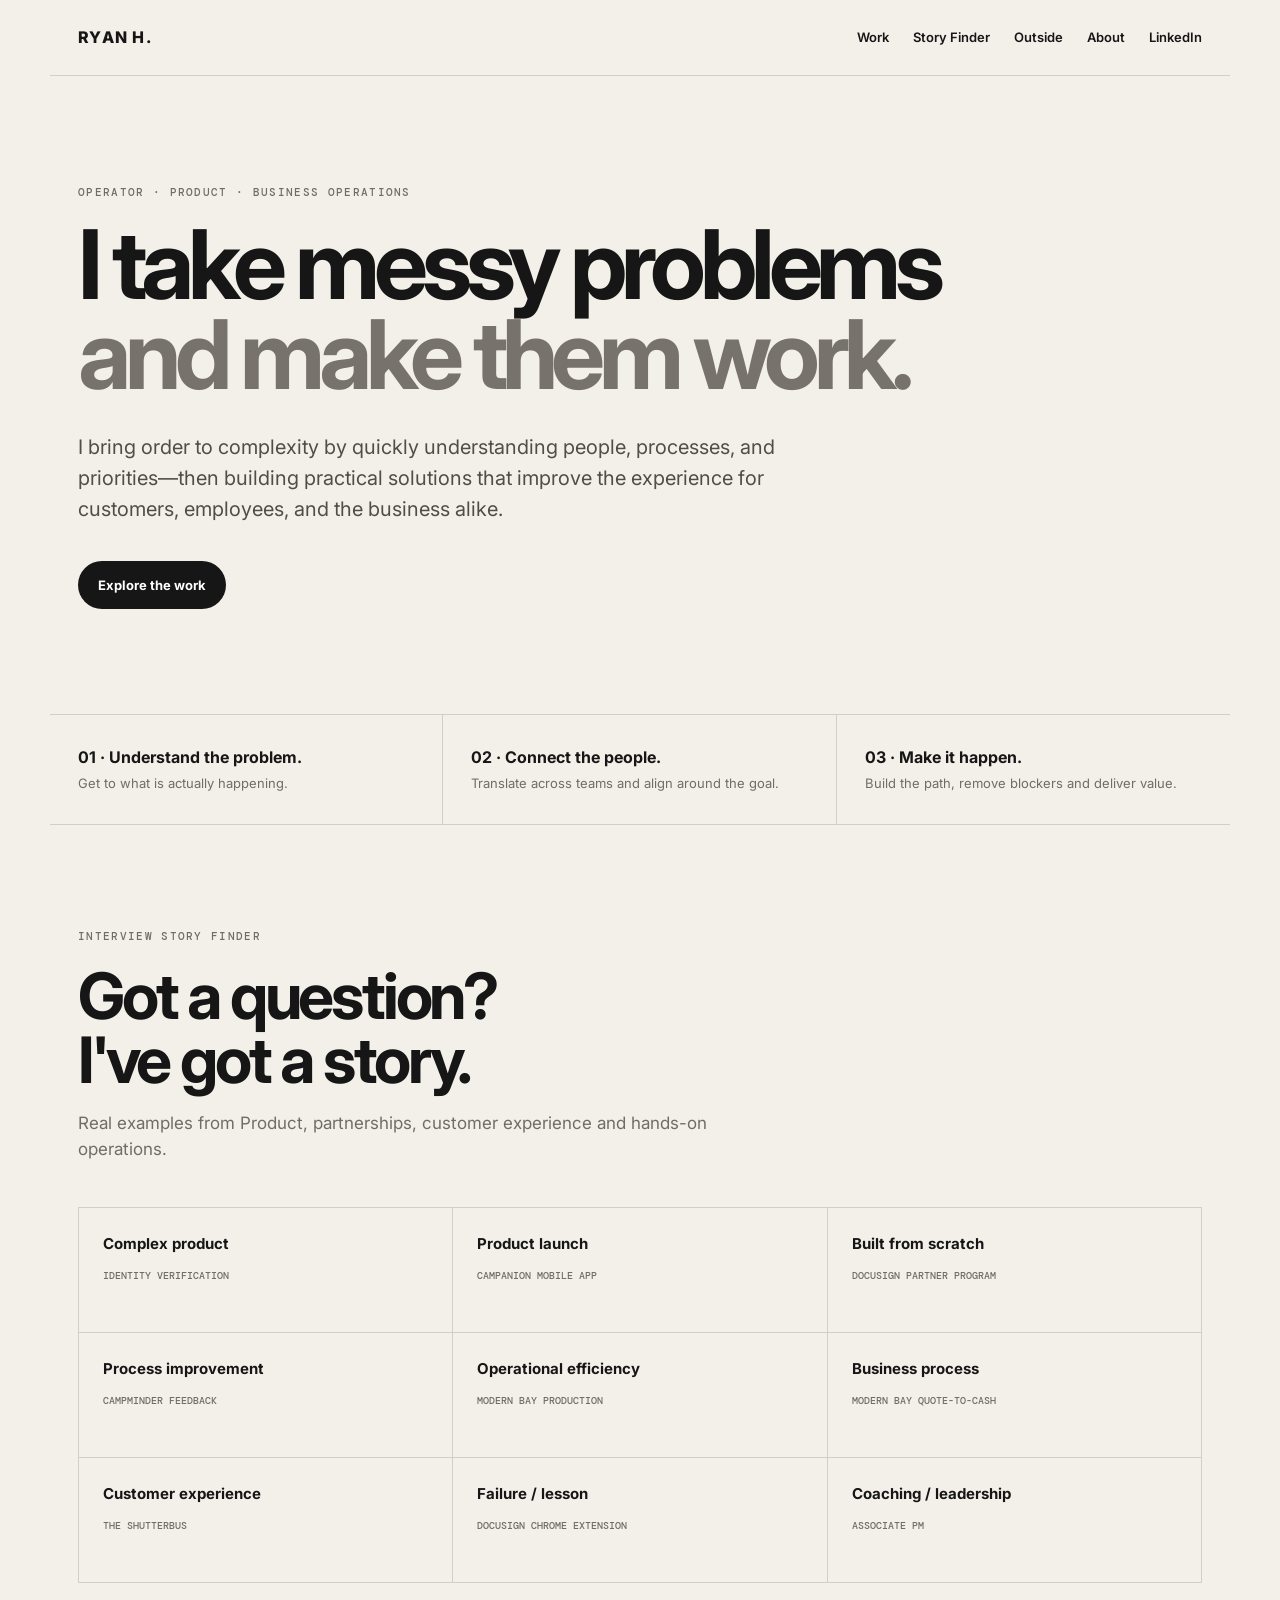
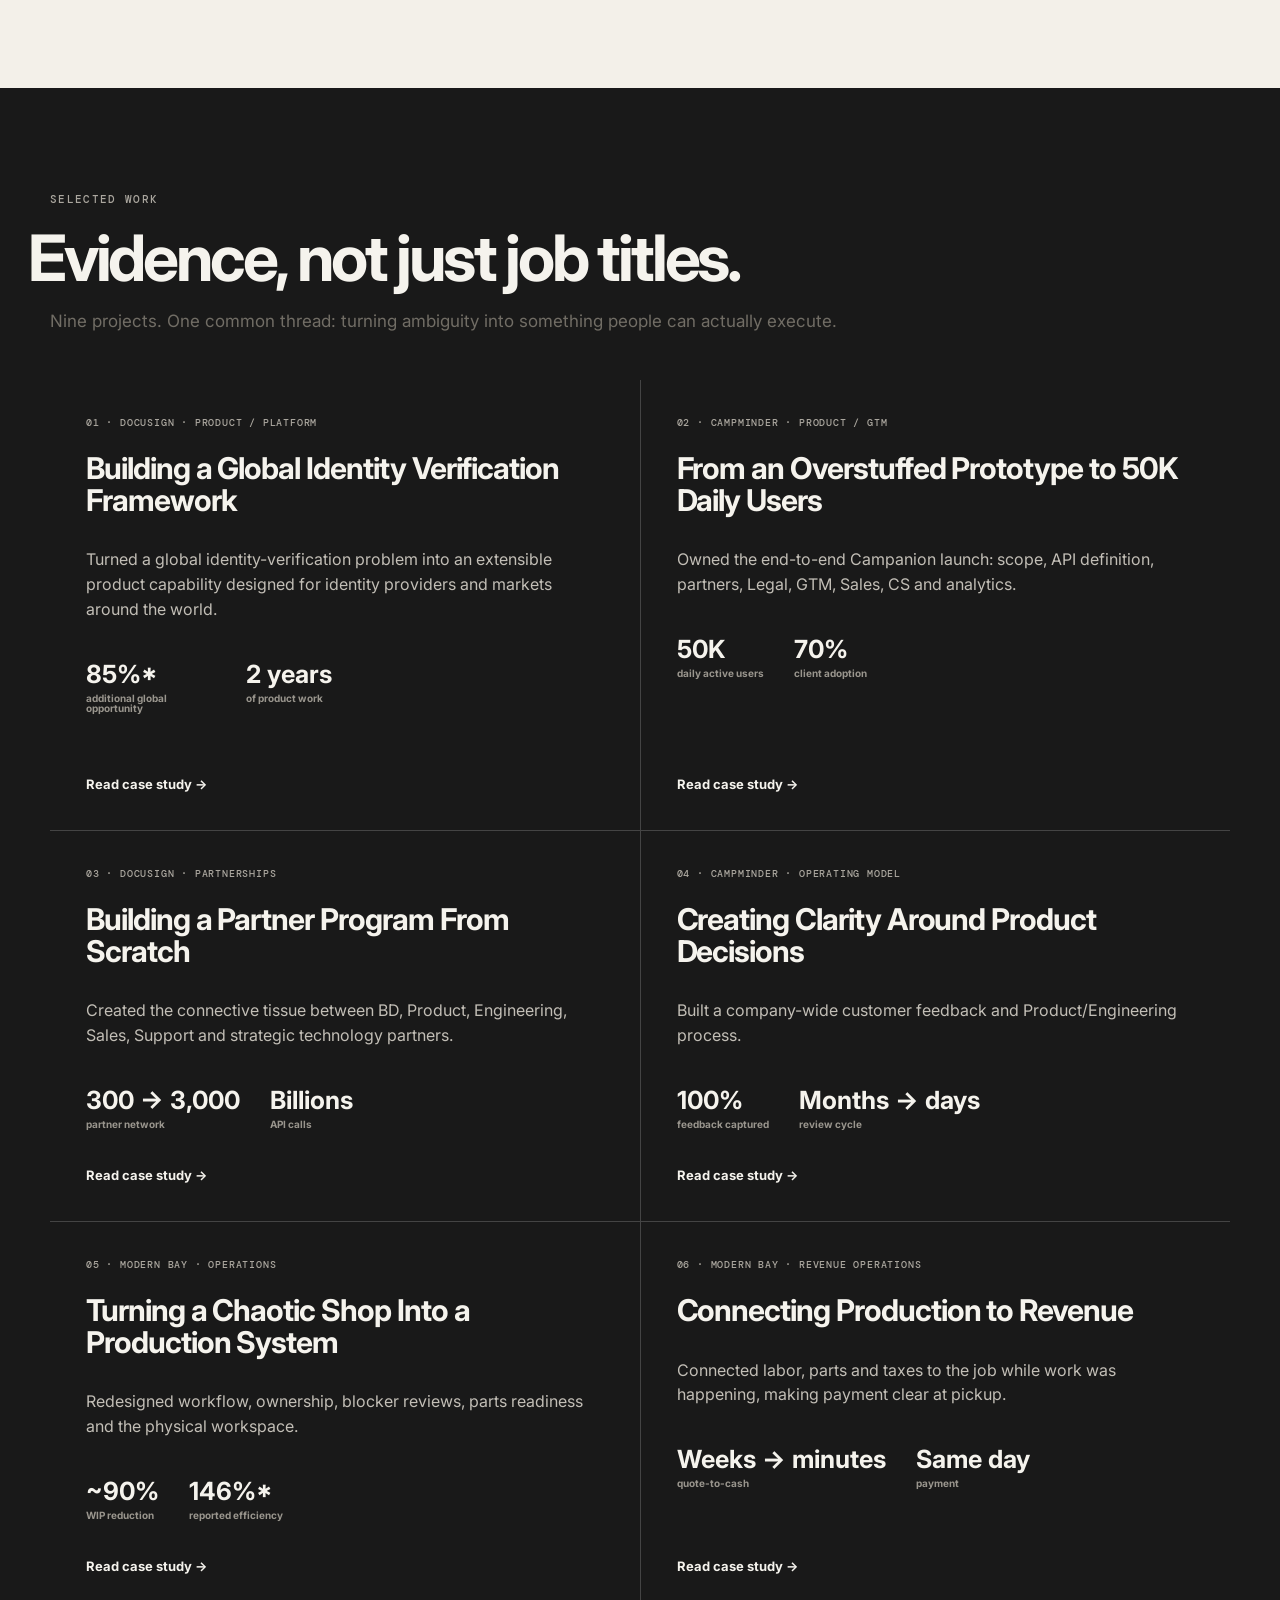
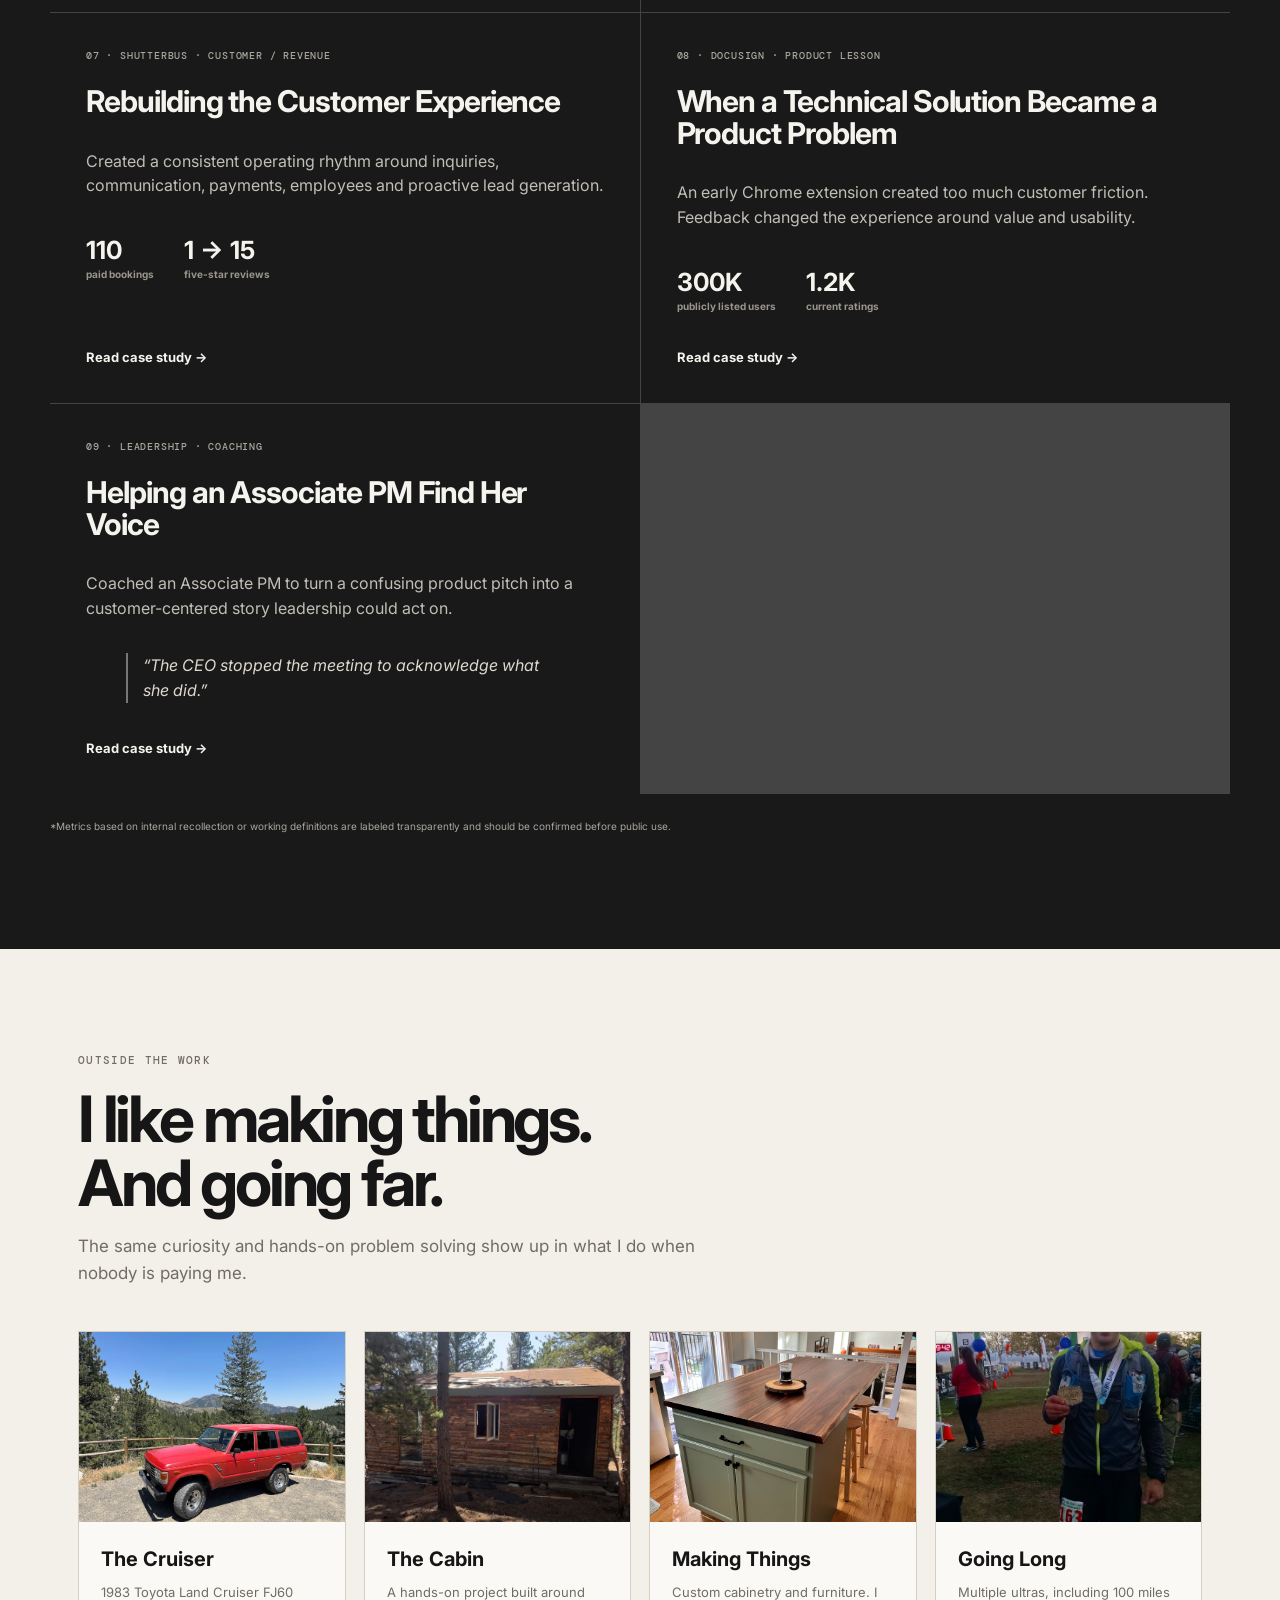
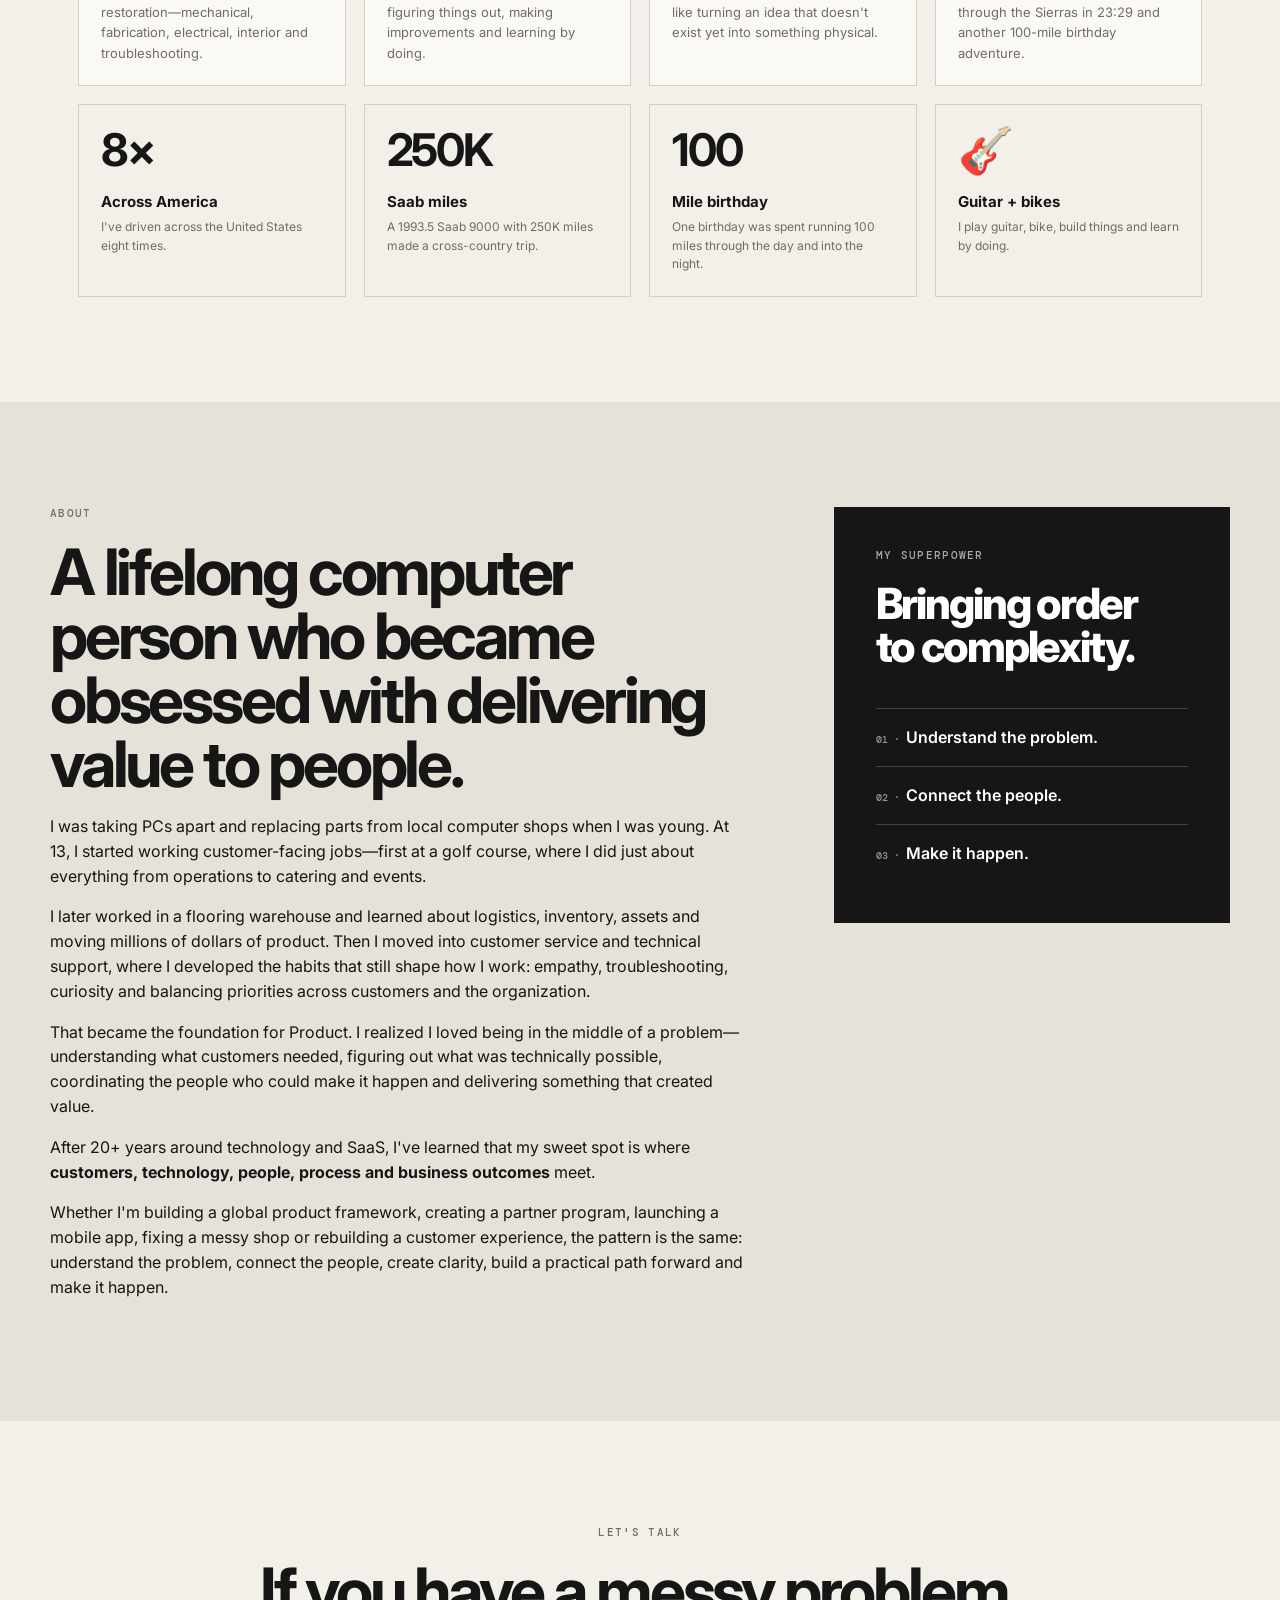
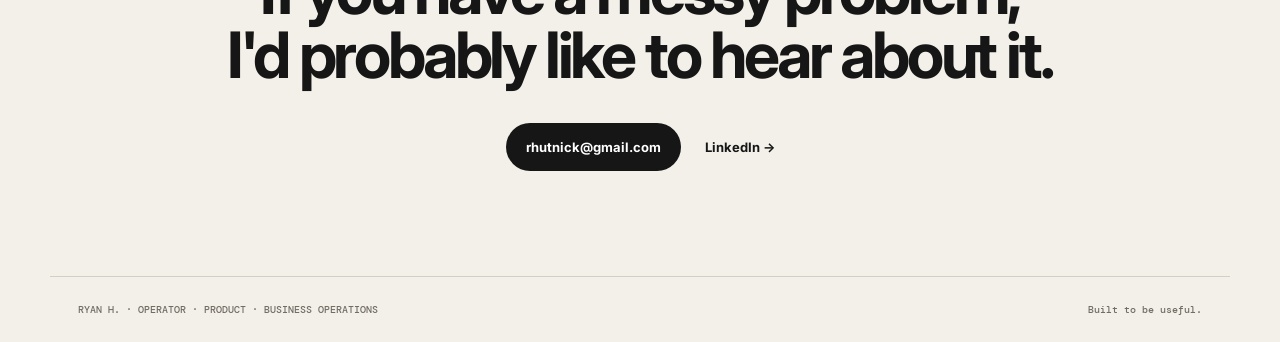
<file: index.html>
<!doctype html><html lang="en"><head><meta charset="utf-8"><meta name="viewport" content="width=device-width,initial-scale=1">
<title>Ryan H. — Operator · Product · Business Operations</title><meta name="description" content="Ryan H. — bringing order to complexity across Product, Operations, technology and customers."><link rel="stylesheet" href="assets/styles.css"></head><body>
<header><a class="brand" href="index.html">RYAN H.</a><nav><a href="#work">Work</a><a href="#finder">Story Finder</a><a href="#outside">Outside</a><a href="#about">About</a><a href="https://www.linkedin.com/in/ryanhutnick/">LinkedIn</a></nav></header>
<main><section class="hero"><div class="eyebrow">OPERATOR · PRODUCT · BUSINESS OPERATIONS</div><h1>I take messy problems<br><em>and make them work.</em></h1><p>I bring order to complexity by quickly understanding people, processes, and priorities—then building practical solutions that improve the experience for customers, employees, and the business alike.</p><div class="actions"><a class="button" href="#work">Explore the work</a></div></section>
<section class="triad"><div><b>01 · Understand the problem.</b><span>Get to what is actually happening.</span></div><div><b>02 · Connect the people.</b><span>Translate across teams and align around the goal.</span></div><div><b>03 · Make it happen.</b><span>Build the path, remove blockers and deliver value.</span></div></section>
<section id="finder" class="section"><div class="eyebrow">INTERVIEW STORY FINDER</div><h2>Got a question?<br>I've got a story.</h2><p class="intro">Real examples from Product, partnerships, customer experience and hands-on operations.</p><div class="grid">
<a href="case-identity.html"><b>Complex product</b><span>Identity Verification</span></a><a href="case-campanion.html"><b>Product launch</b><span>Campanion mobile app</span></a><a href="case-partner.html"><b>Built from scratch</b><span>DocuSign Partner Program</span></a><a href="case-feedback.html"><b>Process improvement</b><span>CampMinder Feedback</span></a><a href="case-production.html"><b>Operational efficiency</b><span>Modern Bay Production</span></a><a href="case-quotetocash.html"><b>Business process</b><span>Modern Bay Quote-to-Cash</span></a><a href="case-shutterbus.html"><b>Customer experience</b><span>The ShutterBus</span></a><a href="case-extension.html"><b>Failure / lesson</b><span>DocuSign Chrome Extension</span></a><a href="case-coaching.html"><b>Coaching / leadership</b><span>Associate PM</span></a></div></section>
<section id="work" class="section dark"><div class="eyebrow">SELECTED WORK</div><h2>Evidence, not just job titles.</h2><p class="intro">Nine projects. One common thread: turning ambiguity into something people can actually execute.</p><div class="work">
<article class="featured"><label>01 · DOCUSIGN · PRODUCT / PLATFORM</label><h3>Building a Global Identity Verification Framework</h3><p>Turned a global identity-verification problem into an extensible product capability designed for identity providers and markets around the world.</p><div class="stats"><strong>85%*<small>additional global opportunity</small></strong><strong>2 years<small>of product work</small></strong></div><a href="case-identity.html">Read case study →</a></article>
<article class="featured"><label>02 · CAMPMINDER · PRODUCT / GTM</label><h3>From an Overstuffed Prototype to 50K Daily Users</h3><p>Owned the end-to-end Campanion launch: scope, API definition, partners, Legal, GTM, Sales, CS and analytics.</p><div class="stats"><strong>50K<small>daily active users</small></strong><strong>70%<small>client adoption</small></strong></div><a href="case-campanion.html">Read case study →</a></article>
<article><label>03 · DOCUSIGN · PARTNERSHIPS</label><h3>Building a Partner Program From Scratch</h3><p>Created the connective tissue between BD, Product, Engineering, Sales, Support and strategic technology partners.</p><div class="stats"><strong>300 → 3,000<small>partner network</small></strong><strong>Billions<small>API calls</small></strong></div><a href="case-partner.html">Read case study →</a></article>
<article><label>04 · CAMPMINDER · OPERATING MODEL</label><h3>Creating Clarity Around Product Decisions</h3><p>Built a company-wide customer feedback and Product/Engineering process.</p><div class="stats"><strong>100%<small>feedback captured</small></strong><strong>Months → days<small>review cycle</small></strong></div><a href="case-feedback.html">Read case study →</a></article>
<article><label>05 · MODERN BAY · OPERATIONS</label><h3>Turning a Chaotic Shop Into a Production System</h3><p>Redesigned workflow, ownership, blocker reviews, parts readiness and the physical workspace.</p><div class="stats"><strong>~90%<small>WIP reduction</small></strong><strong>146%*<small>reported efficiency</small></strong></div><a href="case-production.html">Read case study →</a></article>
<article><label>06 · MODERN BAY · REVENUE OPERATIONS</label><h3>Connecting Production to Revenue</h3><p>Connected labor, parts and taxes to the job while work was happening, making payment clear at pickup.</p><div class="stats"><strong>Weeks → minutes<small>quote-to-cash</small></strong><strong>Same day<small>payment</small></strong></div><a href="case-quotetocash.html">Read case study →</a></article>
<article><label>07 · SHUTTERBUS · CUSTOMER / REVENUE</label><h3>Rebuilding the Customer Experience</h3><p>Created a consistent operating rhythm around inquiries, communication, payments, employees and proactive lead generation.</p><div class="stats"><strong>110<small>paid bookings</small></strong><strong>1 → 15<small>five-star reviews</small></strong></div><a href="case-shutterbus.html">Read case study →</a></article>
<article><label>08 · DOCUSIGN · PRODUCT LESSON</label><h3>When a Technical Solution Became a Product Problem</h3><p>An early Chrome extension created too much customer friction. Feedback changed the experience around value and usability.</p><div class="stats"><strong>300K<small>publicly listed users</small></strong><strong>1.2K<small>current ratings</small></strong></div><a href="case-extension.html">Read case study →</a></article>
<article><label>09 · LEADERSHIP · COACHING</label><h3>Helping an Associate PM Find Her Voice</h3><p>Coached an Associate PM to turn a confusing product pitch into a customer-centered story leadership could act on.</p><blockquote>“The CEO stopped the meeting to acknowledge what she did.”</blockquote><a href="case-coaching.html">Read case study →</a></article></div><p class="note">*Metrics based on internal recollection or working definitions are labeled transparently and should be confirmed before public use.</p></section>
<section id="outside" class="section"><div class="eyebrow">OUTSIDE THE WORK</div><h2>I like making things.<br>And going far.</h2><p class="intro">The same curiosity and hands-on problem solving show up in what I do when nobody is paying me.</p><div class="personal">
<div class="personal-card"><div class="photo"><img src="assets/images/cruiser.jpg" alt="1983 Toyota Land Cruiser FJ60"></div><h3>The Cruiser</h3><p>1983 Toyota Land Cruiser FJ60 restoration—mechanical, fabrication, electrical, interior and troubleshooting.</p></div>
<div class="personal-card"><div class="photo"><img src="assets/images/cabin.jpg" alt="Cabin project"></div><h3>The Cabin</h3><p>A hands-on project built around figuring things out, making improvements and learning by doing.</p></div>
<div class="personal-card"><div class="photo"><img src="assets/images/woodworking.jpg" alt="Custom cabinetry and furniture"></div><h3>Making Things</h3><p>Custom cabinetry and furniture. I like turning an idea that doesn't exist yet into something physical.</p></div>
<div class="personal-card"><div class="photo"><img src="assets/images/running.jpg" alt="Ultrarunning"></div><h3>Going Long</h3><p>Multiple ultras, including 100 miles through the Sierras in 23:29 and another 100-mile birthday adventure.</p></div></div>
<div class="facts"><div><strong>8×</strong><b>Across America</b><span>I've driven across the United States eight times.</span></div><div><strong>250K</strong><b>Saab miles</b><span>A 1993.5 Saab 9000 with 250K miles made a cross-country trip.</span></div><div><strong>100</strong><b>Mile birthday</b><span>One birthday was spent running 100 miles through the day and into the night.</span></div><div><strong>🎸</strong><b>Guitar + bikes</b><span>I play guitar, bike, build things and learn by doing.</span></div></div></section>
<section id="about" class="about"><div><div class="eyebrow">ABOUT</div><h2>A lifelong computer person who became obsessed with delivering value to people.</h2><p>I was taking PCs apart and replacing parts from local computer shops when I was young. At 13, I started working customer-facing jobs—first at a golf course, where I did just about everything from operations to catering and events.</p><p>I later worked in a flooring warehouse and learned about logistics, inventory, assets and moving millions of dollars of product. Then I moved into customer service and technical support, where I developed the habits that still shape how I work: empathy, troubleshooting, curiosity and balancing priorities across customers and the organization.</p><p>That became the foundation for Product. I realized I loved being in the middle of a problem—understanding what customers needed, figuring out what was technically possible, coordinating the people who could make it happen and delivering something that created value.</p><p>After 20+ years around technology and SaaS, I've learned that my sweet spot is where <b>customers, technology, people, process and business outcomes</b> meet.</p><p>Whether I'm building a global product framework, creating a partner program, launching a mobile app, fixing a messy shop or rebuilding a customer experience, the pattern is the same: understand the problem, connect the people, create clarity, build a practical path forward and make it happen.</p></div><aside><div class="eyebrow">MY SUPERPOWER</div><div class="super">Bringing order<br>to complexity.</div><ol><li>Understand the problem.</li><li>Connect the people.</li><li>Make it happen.</li></ol></aside></section>
<section class="section contact"><div class="eyebrow">LET'S TALK</div><h2>If you have a messy problem,<br>I'd probably like to hear about it.</h2><div class="actions"><a class="button" href="mailto:rhutnick@gmail.com">rhutnick@gmail.com</a><a class="link" href="https://www.linkedin.com/in/ryanhutnick/" target="_blank">LinkedIn →</a></div></section></main>
<footer><span>RYAN H. · OPERATOR · PRODUCT · BUSINESS OPERATIONS</span><span>Built to be useful.</span></footer></body></html>
</file>
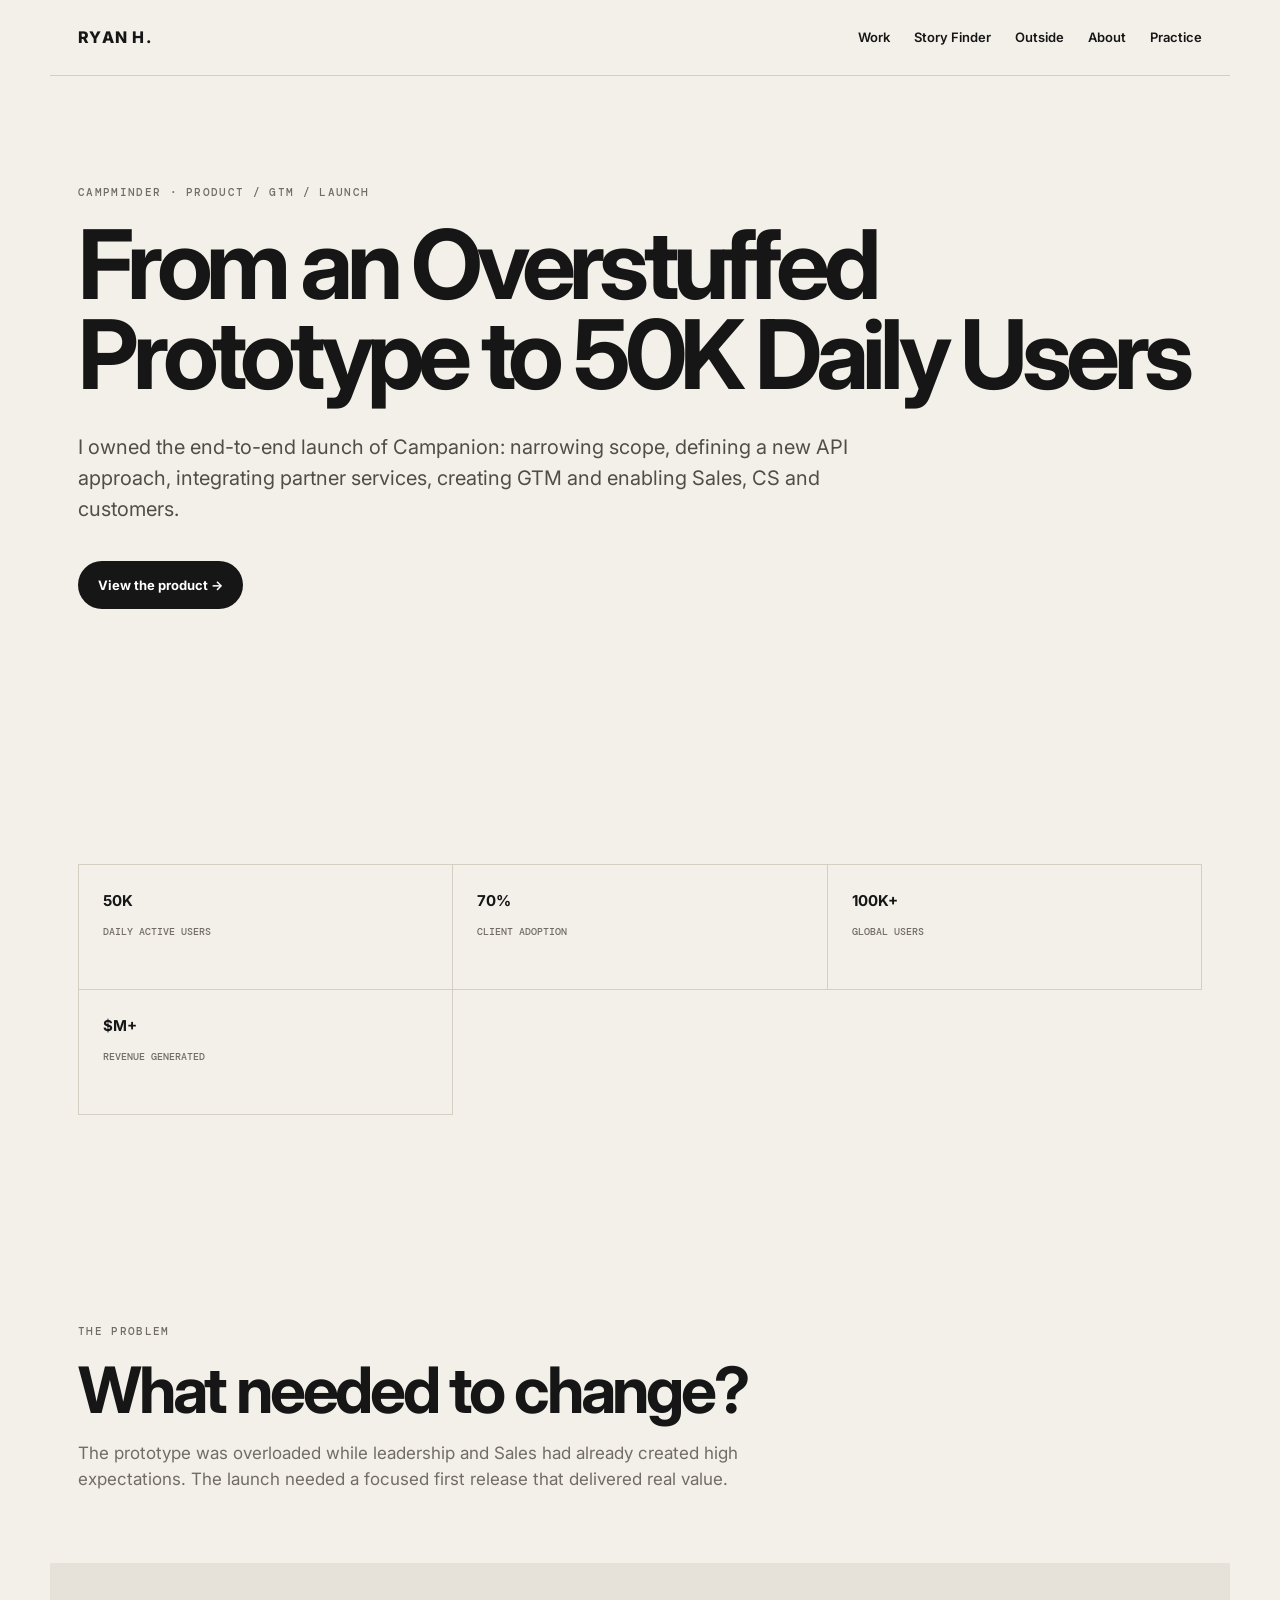
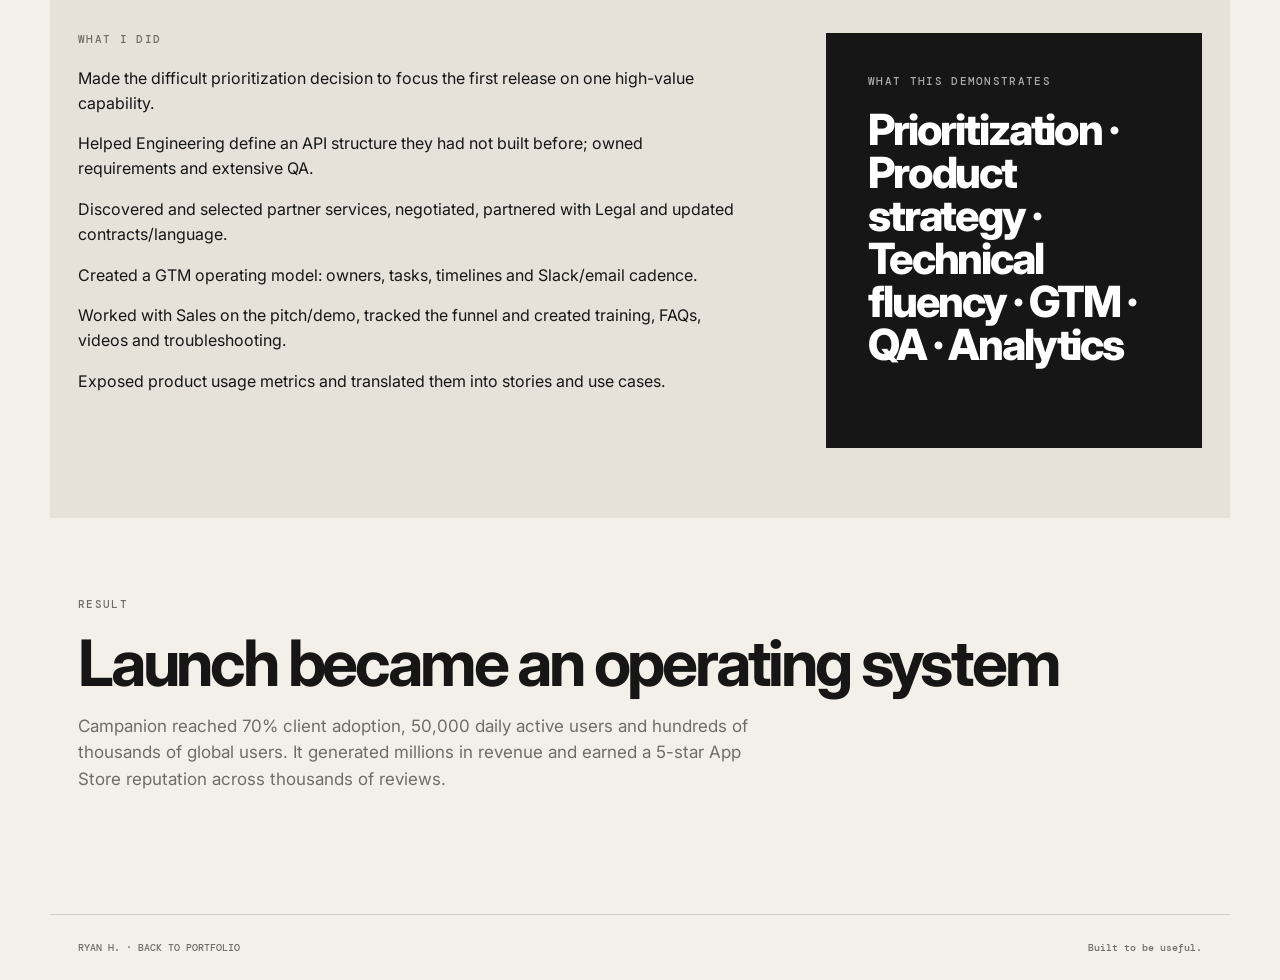
<file: case-campanion.html>
<!doctype html><html lang="en"><head><meta charset="utf-8"><meta name="viewport" content="width=device-width,initial-scale=1"><title>From an Overstuffed Prototype to 50K Daily Users — Ryan H.</title><link rel="stylesheet" href="assets/styles.css"></head><body>
<header><a class="brand" href="index.html">RYAN H.</a><nav><a href="index.html#work">Work</a><a href="index.html#finder">Story Finder</a><a href="index.html#outside">Outside</a><a href="index.html#about">About</a><a href="practice.html">Practice</a></nav></header><main>
<section class="hero"><div class="eyebrow">CAMPMINDER · PRODUCT / GTM / LAUNCH</div><h1>From an Overstuffed Prototype to 50K Daily Users</h1><p>I owned the end-to-end launch of Campanion: narrowing scope, defining a new API approach, integrating partner services, creating GTM and enabling Sales, CS and customers.</p><div class="actions"><a class="button" href="https://apps.apple.com/us/app/campanion/id1457911692" target="_blank" rel="noopener">View the product →</a></div></section>
<section class="section"><div class="grid"><a><b>50K</b><span>daily active users</span></a><a><b>70%</b><span>client adoption</span></a><a><b>100K+</b><span>global users</span></a><a><b>$M+</b><span>revenue generated</span></a></div></section>
<section class="section"><div class="eyebrow">THE PROBLEM</div><h2>What needed to change?</h2><p class="intro">The prototype was overloaded while leadership and Sales had already created high expectations. The launch needed a focused first release that delivered real value.</p>
<div class="about" style="margin:70px -28px 0;max-width:none;padding-top:70px;padding-bottom:70px"><div><div class="eyebrow">WHAT I DID</div><p>Made the difficult prioritization decision to focus the first release on one high-value capability.</p><p>Helped Engineering define an API structure they had not built before; owned requirements and extensive QA.</p><p>Discovered and selected partner services, negotiated, partnered with Legal and updated contracts/language.</p><p>Created a GTM operating model: owners, tasks, timelines and Slack/email cadence.</p><p>Worked with Sales on the pitch/demo, tracked the funnel and created training, FAQs, videos and troubleshooting.</p><p>Exposed product usage metrics and translated them into stories and use cases.</p></div><aside><div class="eyebrow">WHAT THIS DEMONSTRATES</div><div class="super">Prioritization · Product strategy · Technical fluency · GTM · QA · Analytics</div></aside></div>
<div style="margin-top:80px"><div class="eyebrow">RESULT</div><h2>Launch became an operating system</h2><p class="intro">Campanion reached 70% client adoption, 50,000 daily active users and hundreds of thousands of global users. It generated millions in revenue and earned a 5-star App Store reputation across thousands of reviews.</p></div></section></main>
<footer><span>RYAN H. · <a href="index.html">BACK TO PORTFOLIO</a></span><span>Built to be useful.</span></footer></body></html>
</file>
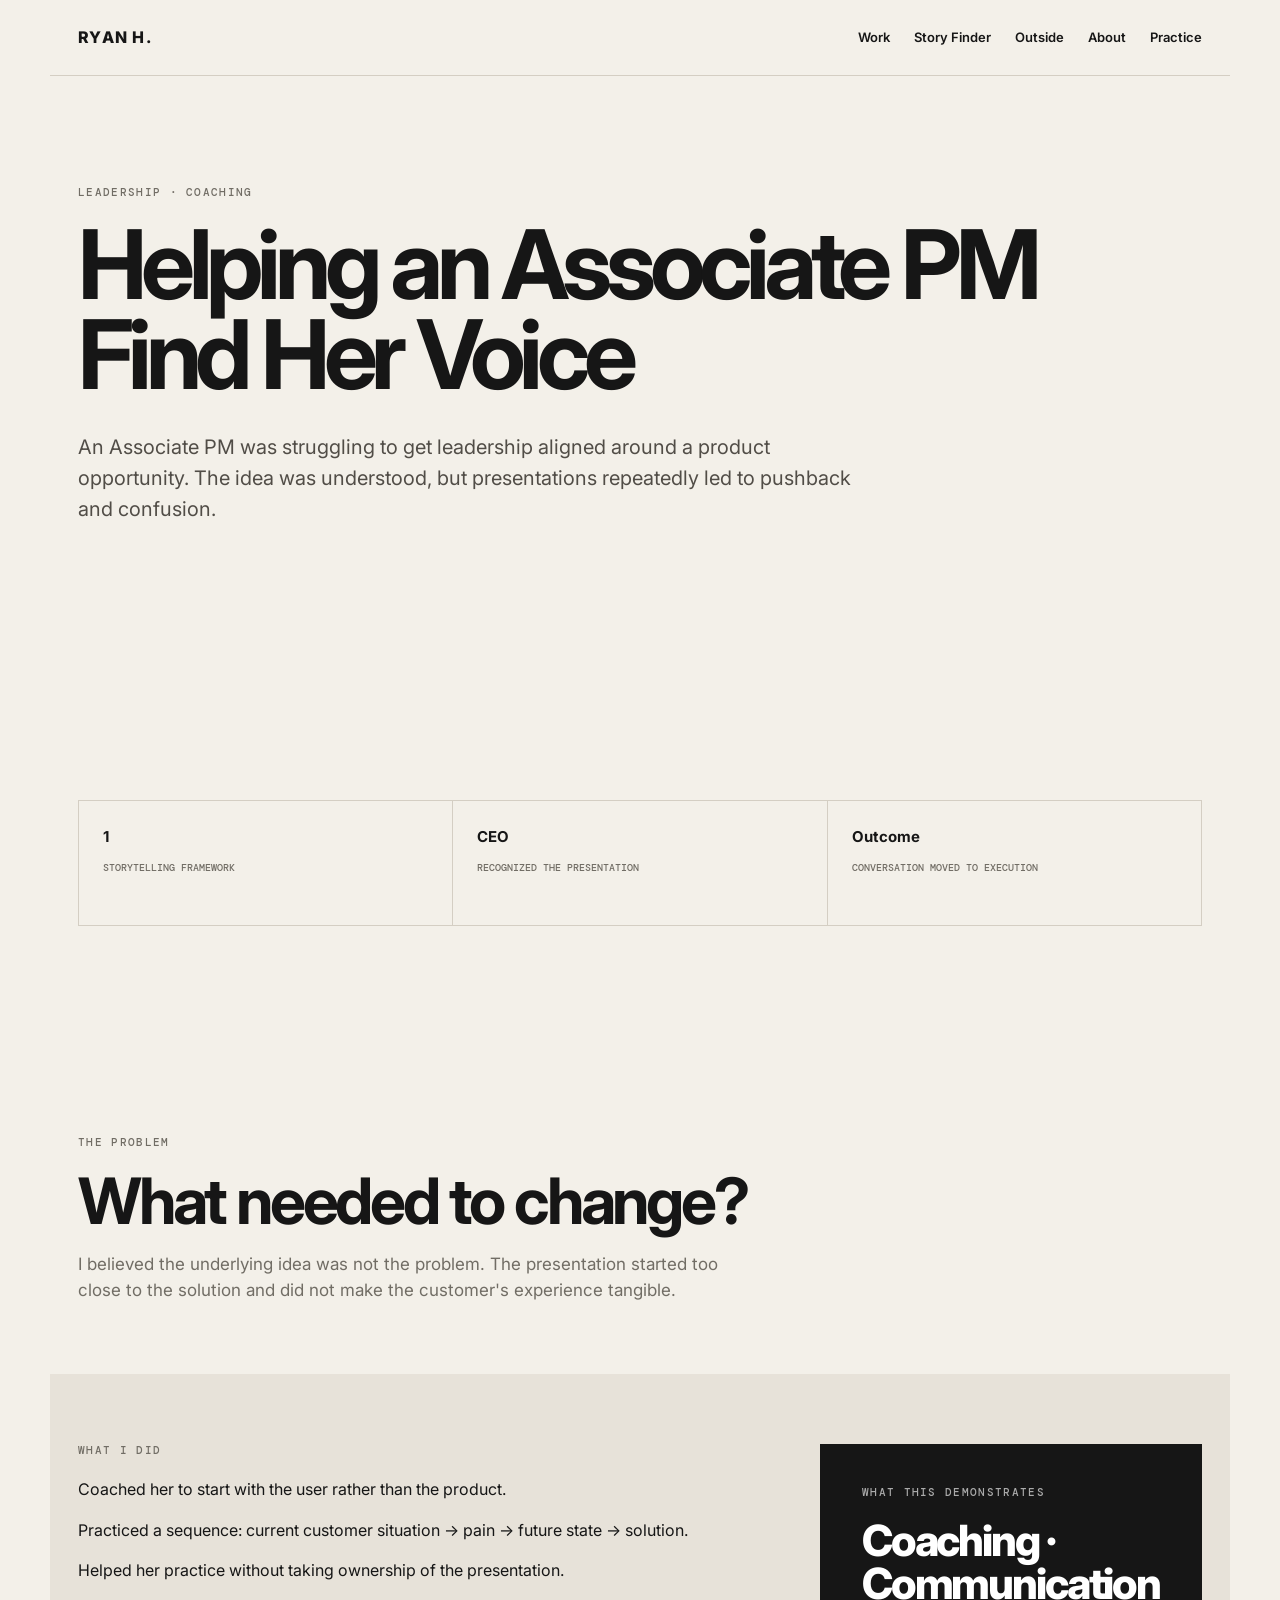
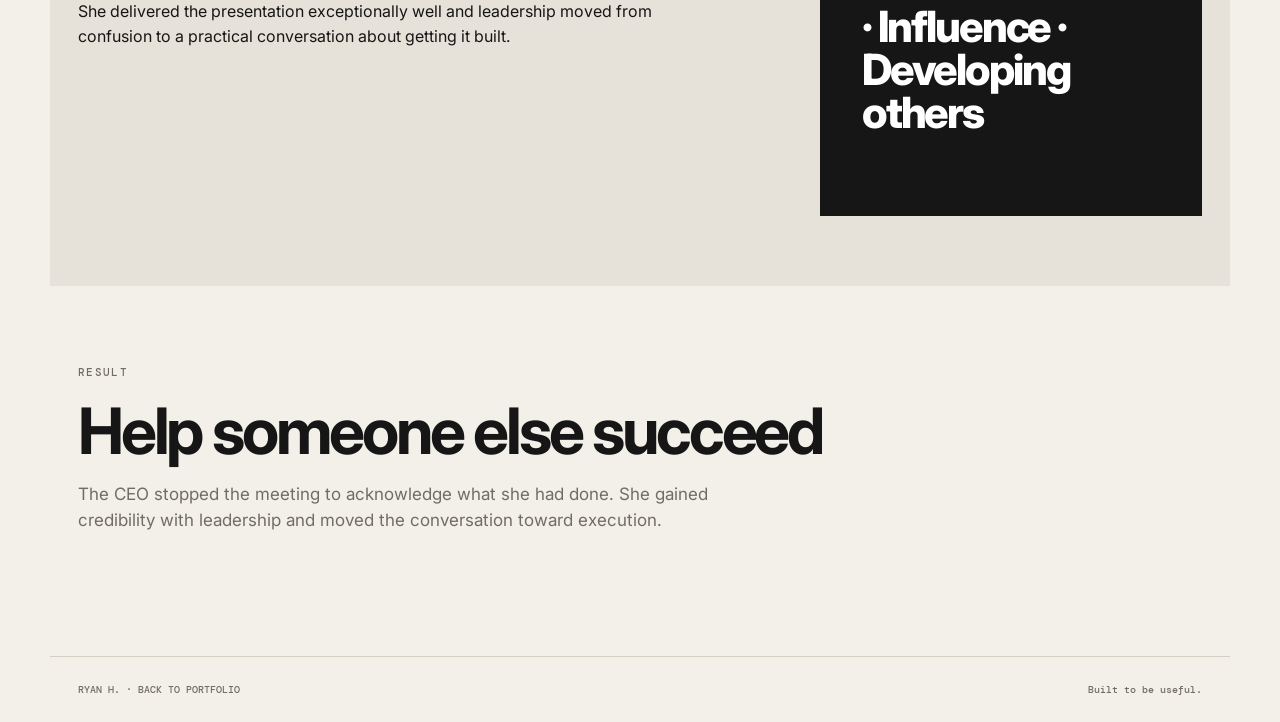
<file: case-coaching.html>
<!doctype html><html lang="en"><head><meta charset="utf-8"><meta name="viewport" content="width=device-width,initial-scale=1"><title>Helping an Associate PM Find Her Voice — Ryan H.</title><link rel="stylesheet" href="assets/styles.css"></head><body>
<header><a class="brand" href="index.html">RYAN H.</a><nav><a href="index.html#work">Work</a><a href="index.html#finder">Story Finder</a><a href="index.html#outside">Outside</a><a href="index.html#about">About</a><a href="practice.html">Practice</a></nav></header><main>
<section class="hero"><div class="eyebrow">LEADERSHIP · COACHING</div><h1>Helping an Associate PM Find Her Voice</h1><p>An Associate PM was struggling to get leadership aligned around a product opportunity. The idea was understood, but presentations repeatedly led to pushback and confusion.</p></section>
<section class="section"><div class="grid"><a><b>1</b><span>storytelling framework</span></a><a><b>CEO</b><span>recognized the presentation</span></a><a><b>Outcome</b><span>conversation moved to execution</span></a></div></section>
<section class="section"><div class="eyebrow">THE PROBLEM</div><h2>What needed to change?</h2><p class="intro">I believed the underlying idea was not the problem. The presentation started too close to the solution and did not make the customer's experience tangible.</p>
<div class="about" style="margin:70px -28px 0;max-width:none;padding-top:70px;padding-bottom:70px"><div><div class="eyebrow">WHAT I DID</div><p>Coached her to start with the user rather than the product.</p><p>Practiced a sequence: current customer situation → pain → future state → solution.</p><p>Helped her practice without taking ownership of the presentation.</p><p>She delivered the presentation exceptionally well and leadership moved from confusion to a practical conversation about getting it built.</p></div><aside><div class="eyebrow">WHAT THIS DEMONSTRATES</div><div class="super">Coaching · Communication · Influence · Developing others</div></aside></div>
<div style="margin-top:80px"><div class="eyebrow">RESULT</div><h2>Help someone else succeed</h2><p class="intro">The CEO stopped the meeting to acknowledge what she had done. She gained credibility with leadership and moved the conversation toward execution.</p></div></section></main>
<footer><span>RYAN H. · <a href="index.html">BACK TO PORTFOLIO</a></span><span>Built to be useful.</span></footer></body></html>
</file>
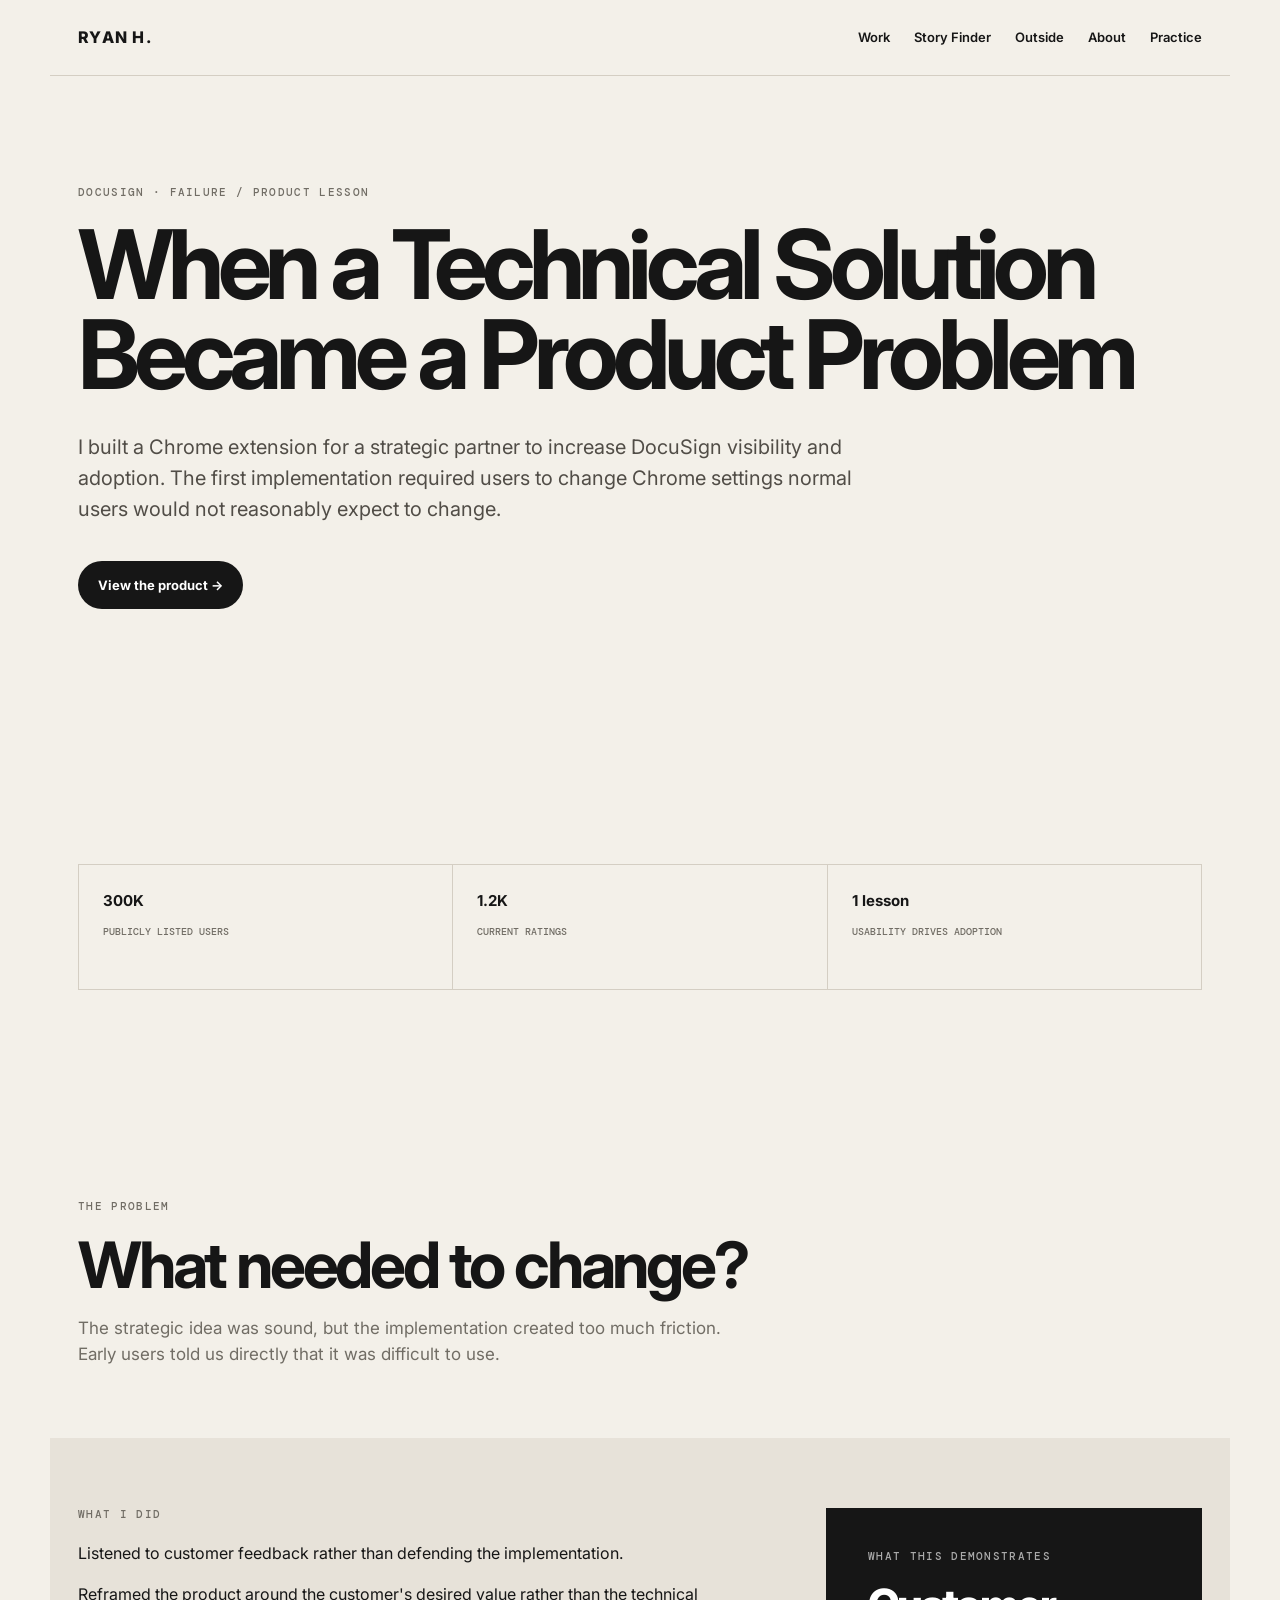
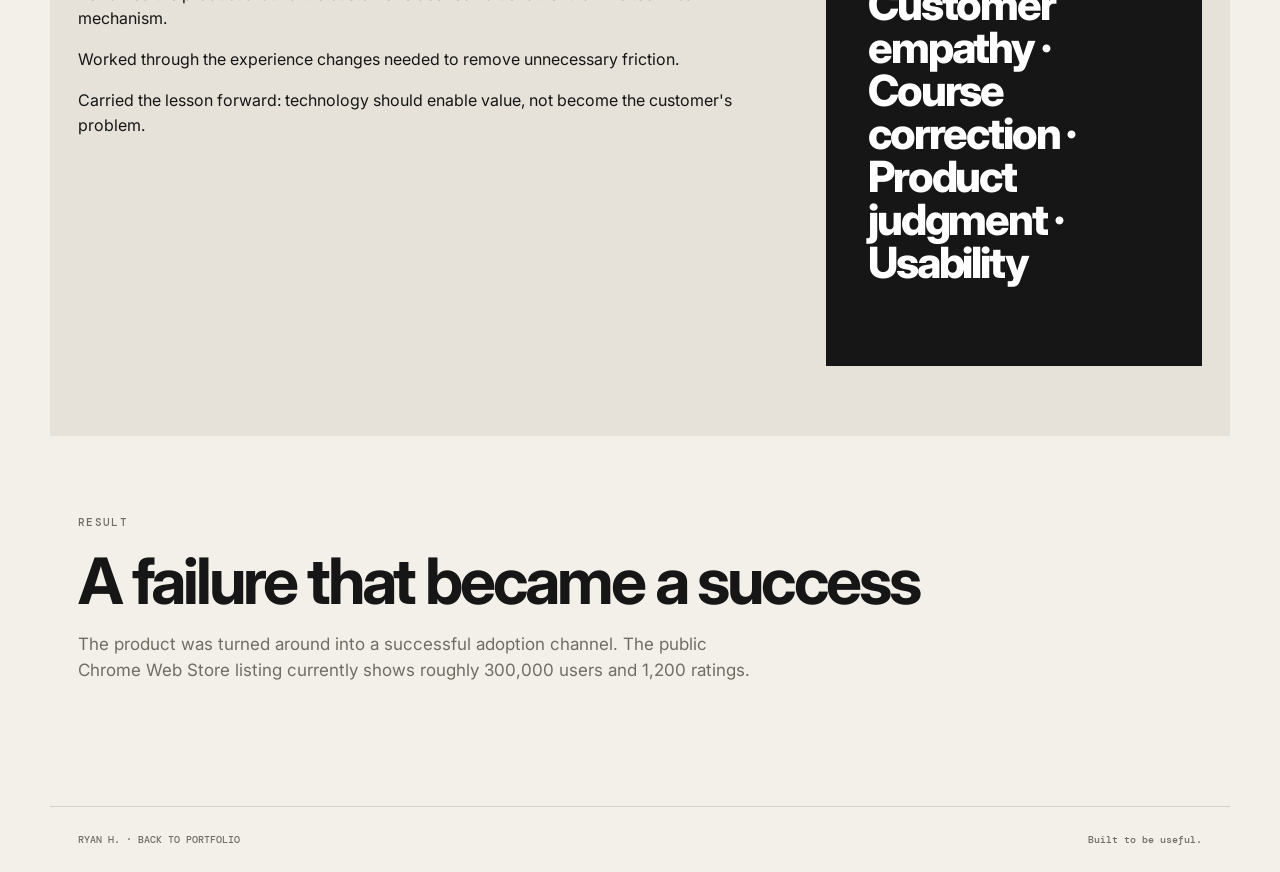
<file: case-extension.html>
<!doctype html><html lang="en"><head><meta charset="utf-8"><meta name="viewport" content="width=device-width,initial-scale=1"><title>When a Technical Solution Became a Product Problem — Ryan H.</title><link rel="stylesheet" href="assets/styles.css"></head><body>
<header><a class="brand" href="index.html">RYAN H.</a><nav><a href="index.html#work">Work</a><a href="index.html#finder">Story Finder</a><a href="index.html#outside">Outside</a><a href="index.html#about">About</a><a href="practice.html">Practice</a></nav></header><main>
<section class="hero"><div class="eyebrow">DOCUSIGN · FAILURE / PRODUCT LESSON</div><h1>When a Technical Solution Became a Product Problem</h1><p>I built a Chrome extension for a strategic partner to increase DocuSign visibility and adoption. The first implementation required users to change Chrome settings normal users would not reasonably expect to change.</p><div class="actions"><a class="button" href="https://chromewebstore.google.com/detail/docusign-esignature-for-c/blkboeaihdlecgdjjgkcabbacndbjibc?hl=en" target="_blank" rel="noopener">View the product →</a></div></section>
<section class="section"><div class="grid"><a><b>300K</b><span>publicly listed users</span></a><a><b>1.2K</b><span>current ratings</span></a><a><b>1 lesson</b><span>usability drives adoption</span></a></div></section>
<section class="section"><div class="eyebrow">THE PROBLEM</div><h2>What needed to change?</h2><p class="intro">The strategic idea was sound, but the implementation created too much friction. Early users told us directly that it was difficult to use.</p>
<div class="about" style="margin:70px -28px 0;max-width:none;padding-top:70px;padding-bottom:70px"><div><div class="eyebrow">WHAT I DID</div><p>Listened to customer feedback rather than defending the implementation.</p><p>Reframed the product around the customer's desired value rather than the technical mechanism.</p><p>Worked through the experience changes needed to remove unnecessary friction.</p><p>Carried the lesson forward: technology should enable value, not become the customer's problem.</p></div><aside><div class="eyebrow">WHAT THIS DEMONSTRATES</div><div class="super">Customer empathy · Course correction · Product judgment · Usability</div></aside></div>
<div style="margin-top:80px"><div class="eyebrow">RESULT</div><h2>A failure that became a success</h2><p class="intro">The product was turned around into a successful adoption channel. The public Chrome Web Store listing currently shows roughly 300,000 users and 1,200 ratings.</p></div></section></main>
<footer><span>RYAN H. · <a href="index.html">BACK TO PORTFOLIO</a></span><span>Built to be useful.</span></footer></body></html>
</file>
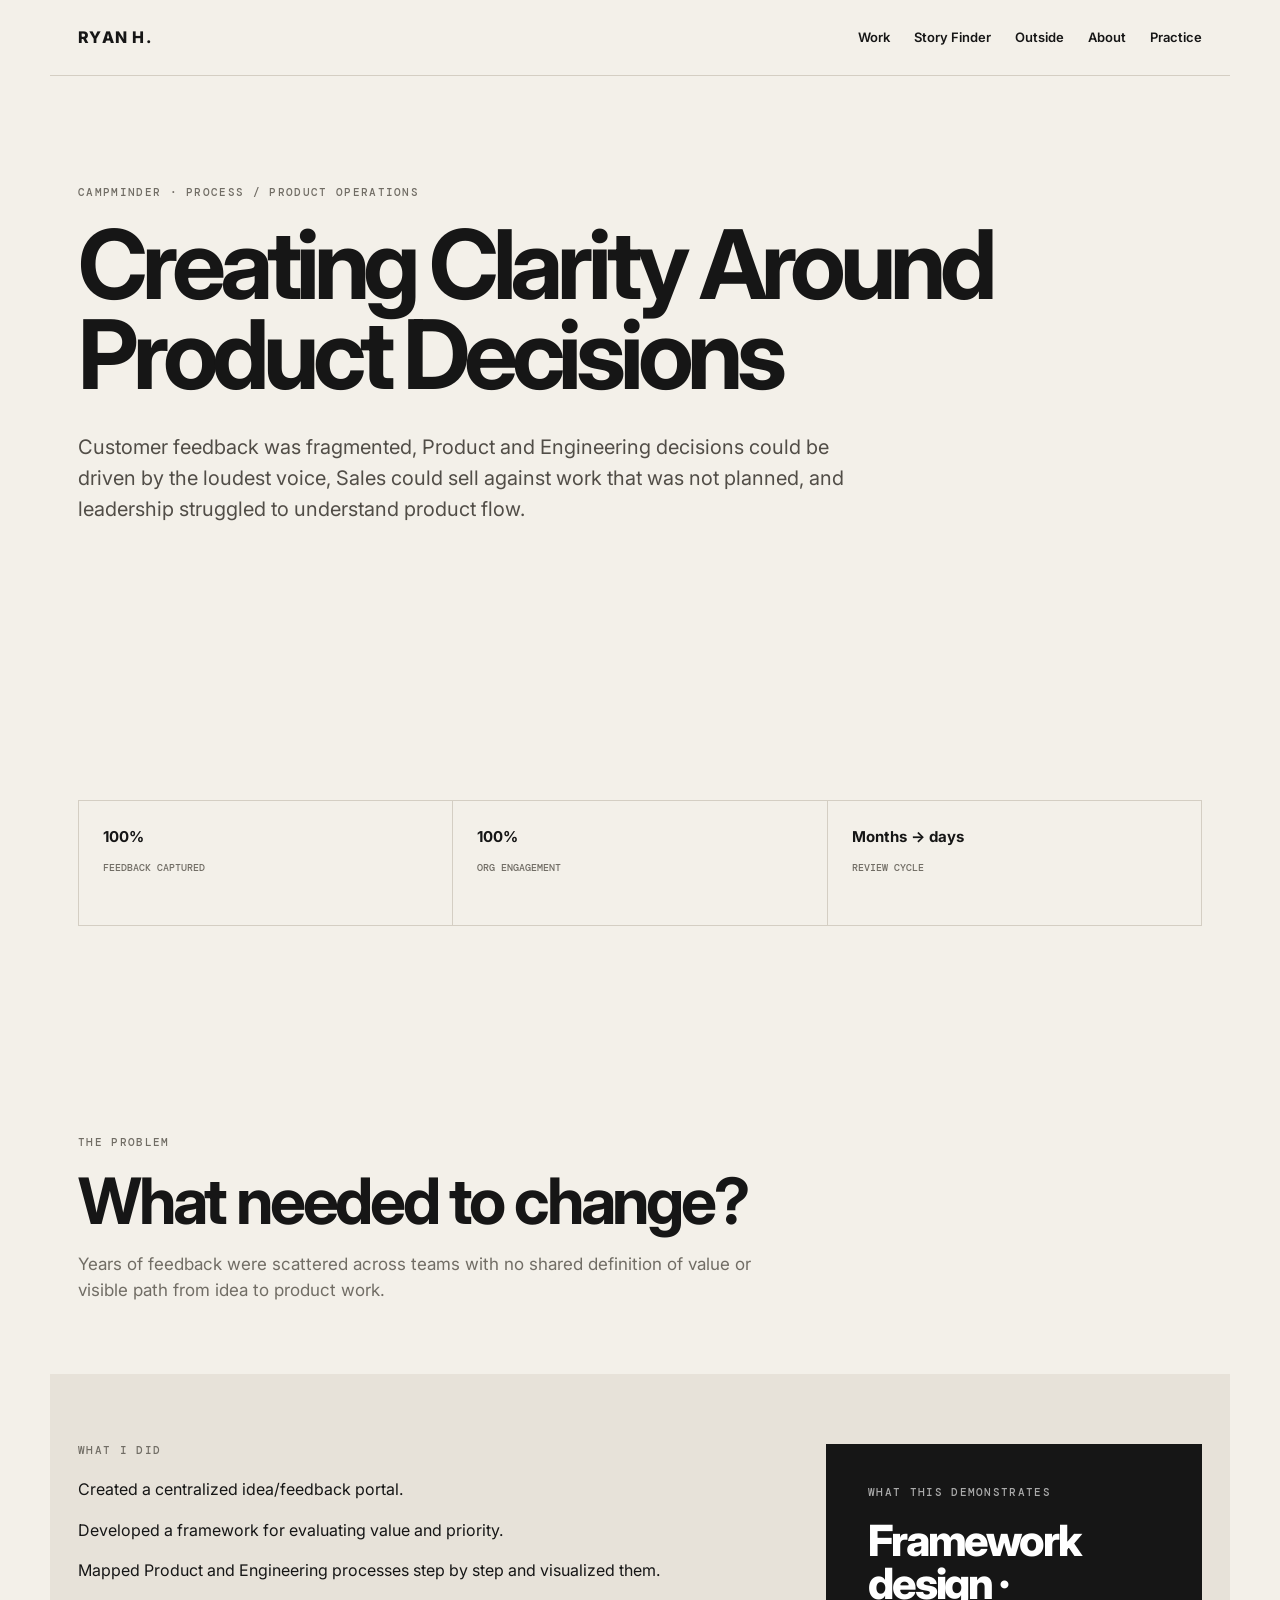
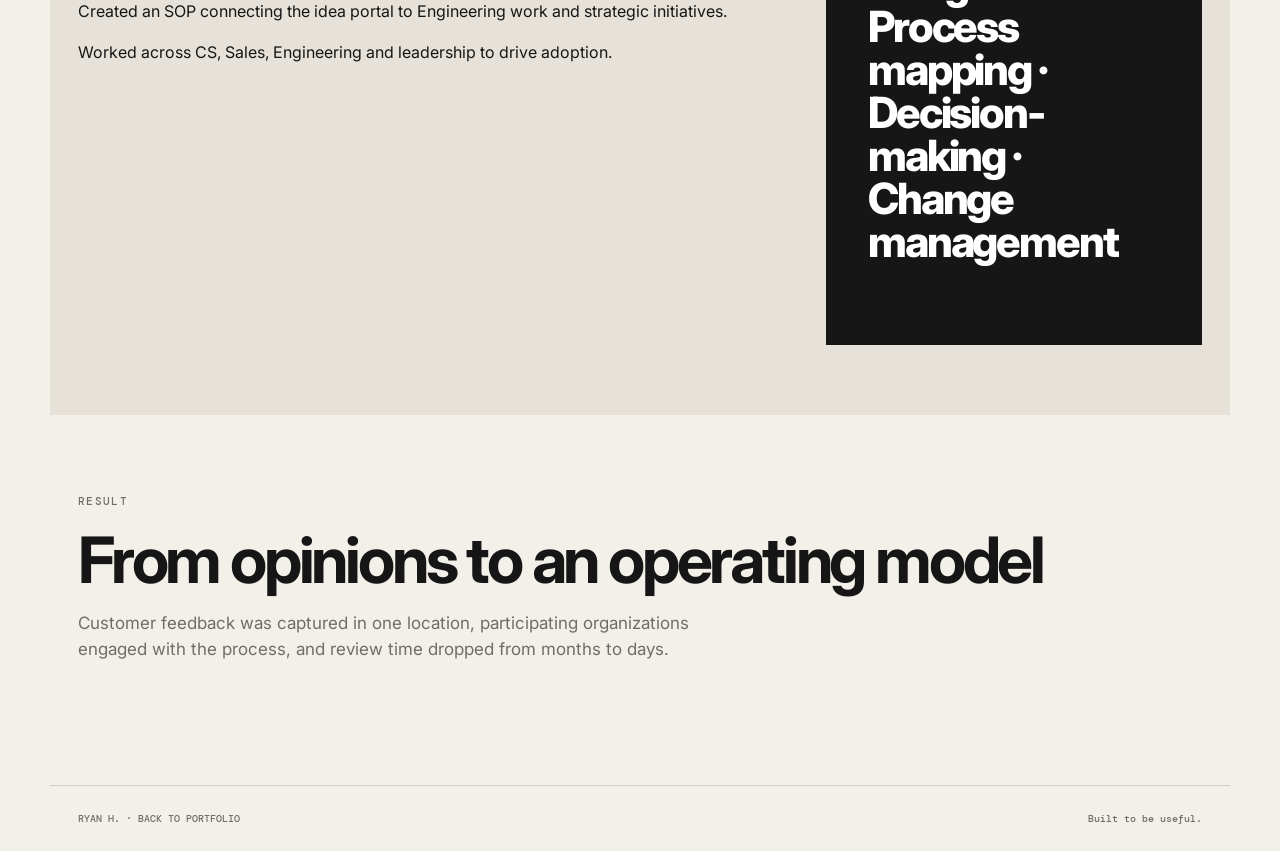
<file: case-feedback.html>
<!doctype html><html lang="en"><head><meta charset="utf-8"><meta name="viewport" content="width=device-width,initial-scale=1"><title>Creating Clarity Around Product Decisions — Ryan H.</title><link rel="stylesheet" href="assets/styles.css"></head><body>
<header><a class="brand" href="index.html">RYAN H.</a><nav><a href="index.html#work">Work</a><a href="index.html#finder">Story Finder</a><a href="index.html#outside">Outside</a><a href="index.html#about">About</a><a href="practice.html">Practice</a></nav></header><main>
<section class="hero"><div class="eyebrow">CAMPMINDER · PROCESS / PRODUCT OPERATIONS</div><h1>Creating Clarity Around Product Decisions</h1><p>Customer feedback was fragmented, Product and Engineering decisions could be driven by the loudest voice, Sales could sell against work that was not planned, and leadership struggled to understand product flow.</p></section>
<section class="section"><div class="grid"><a><b>100%</b><span>feedback captured</span></a><a><b>100%</b><span>org engagement</span></a><a><b>Months → days</b><span>review cycle</span></a></div></section>
<section class="section"><div class="eyebrow">THE PROBLEM</div><h2>What needed to change?</h2><p class="intro">Years of feedback were scattered across teams with no shared definition of value or visible path from idea to product work.</p>
<div class="about" style="margin:70px -28px 0;max-width:none;padding-top:70px;padding-bottom:70px"><div><div class="eyebrow">WHAT I DID</div><p>Created a centralized idea/feedback portal.</p><p>Developed a framework for evaluating value and priority.</p><p>Mapped Product and Engineering processes step by step and visualized them.</p><p>Created an SOP connecting the idea portal to Engineering work and strategic initiatives.</p><p>Worked across CS, Sales, Engineering and leadership to drive adoption.</p></div><aside><div class="eyebrow">WHAT THIS DEMONSTRATES</div><div class="super">Framework design · Process mapping · Decision-making · Change management</div></aside></div>
<div style="margin-top:80px"><div class="eyebrow">RESULT</div><h2>From opinions to an operating model</h2><p class="intro">Customer feedback was captured in one location, participating organizations engaged with the process, and review time dropped from months to days.</p></div></section></main>
<footer><span>RYAN H. · <a href="index.html">BACK TO PORTFOLIO</a></span><span>Built to be useful.</span></footer></body></html>
</file>
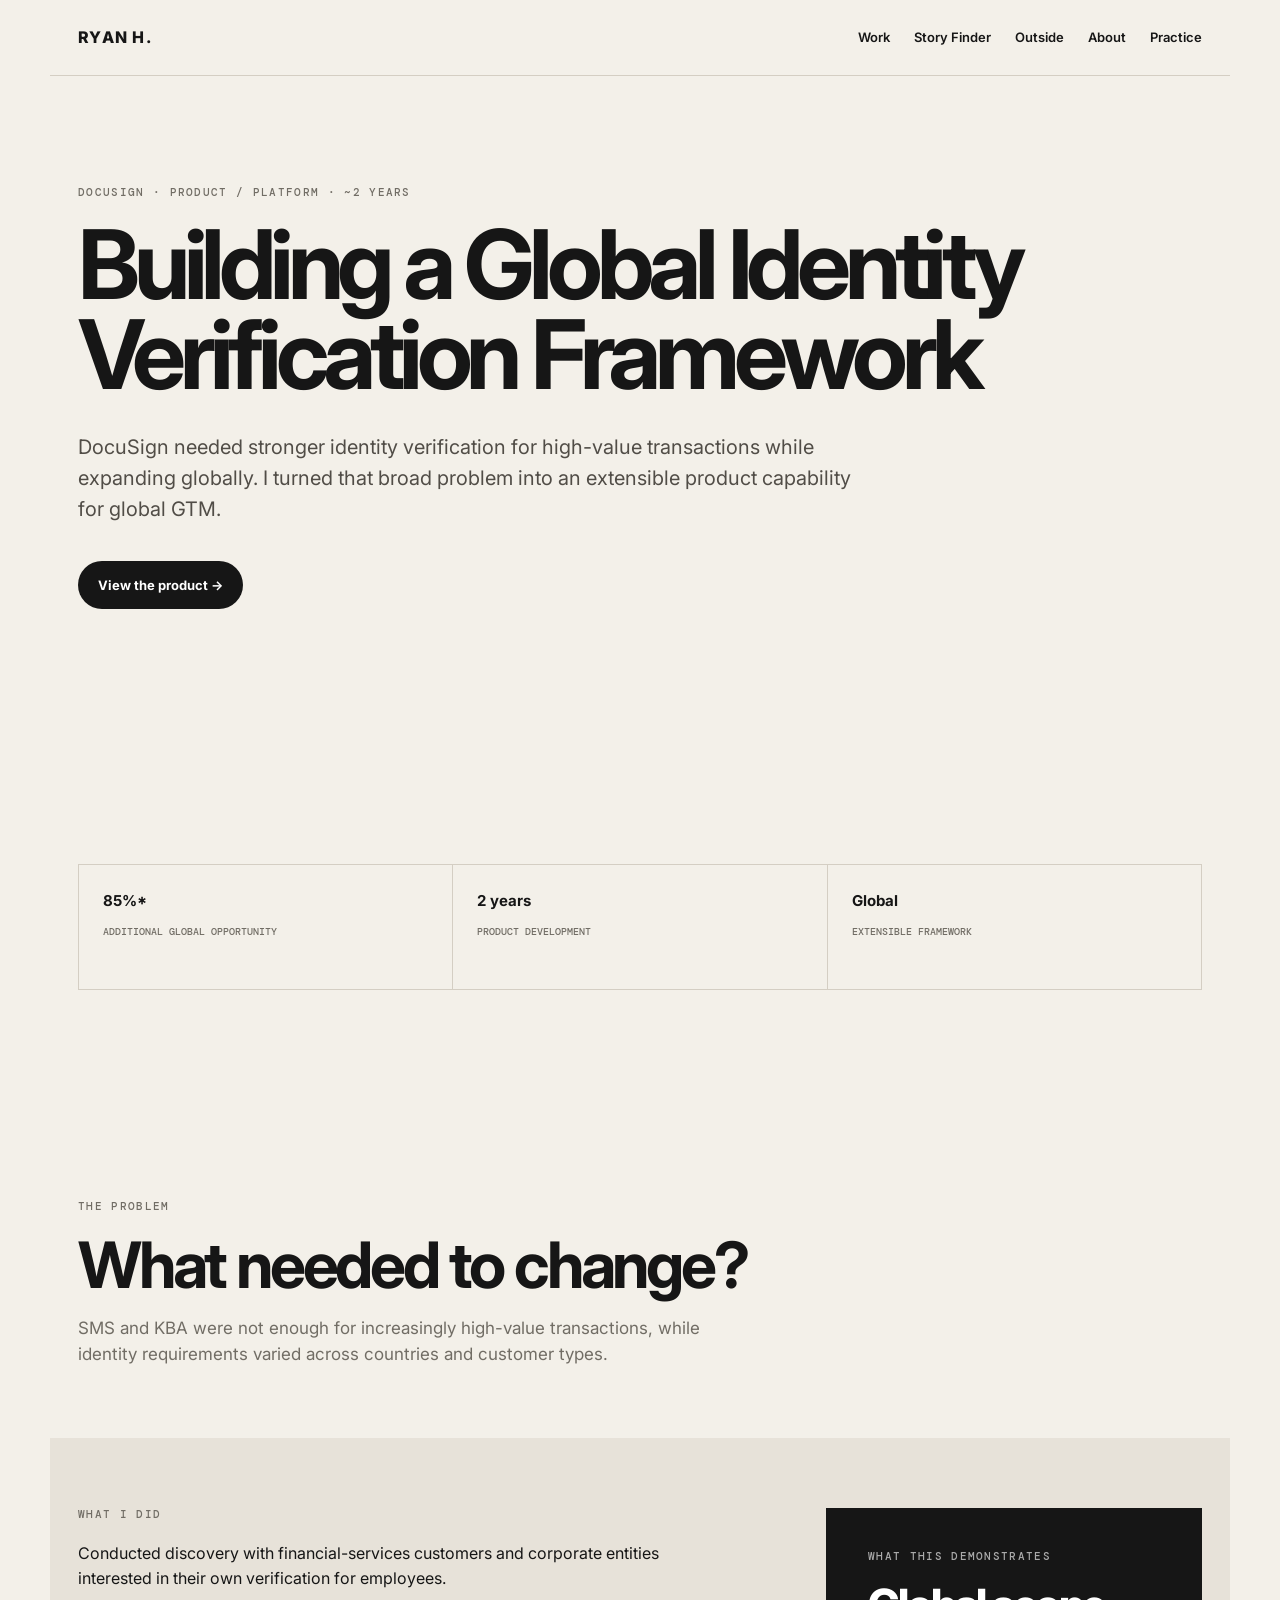
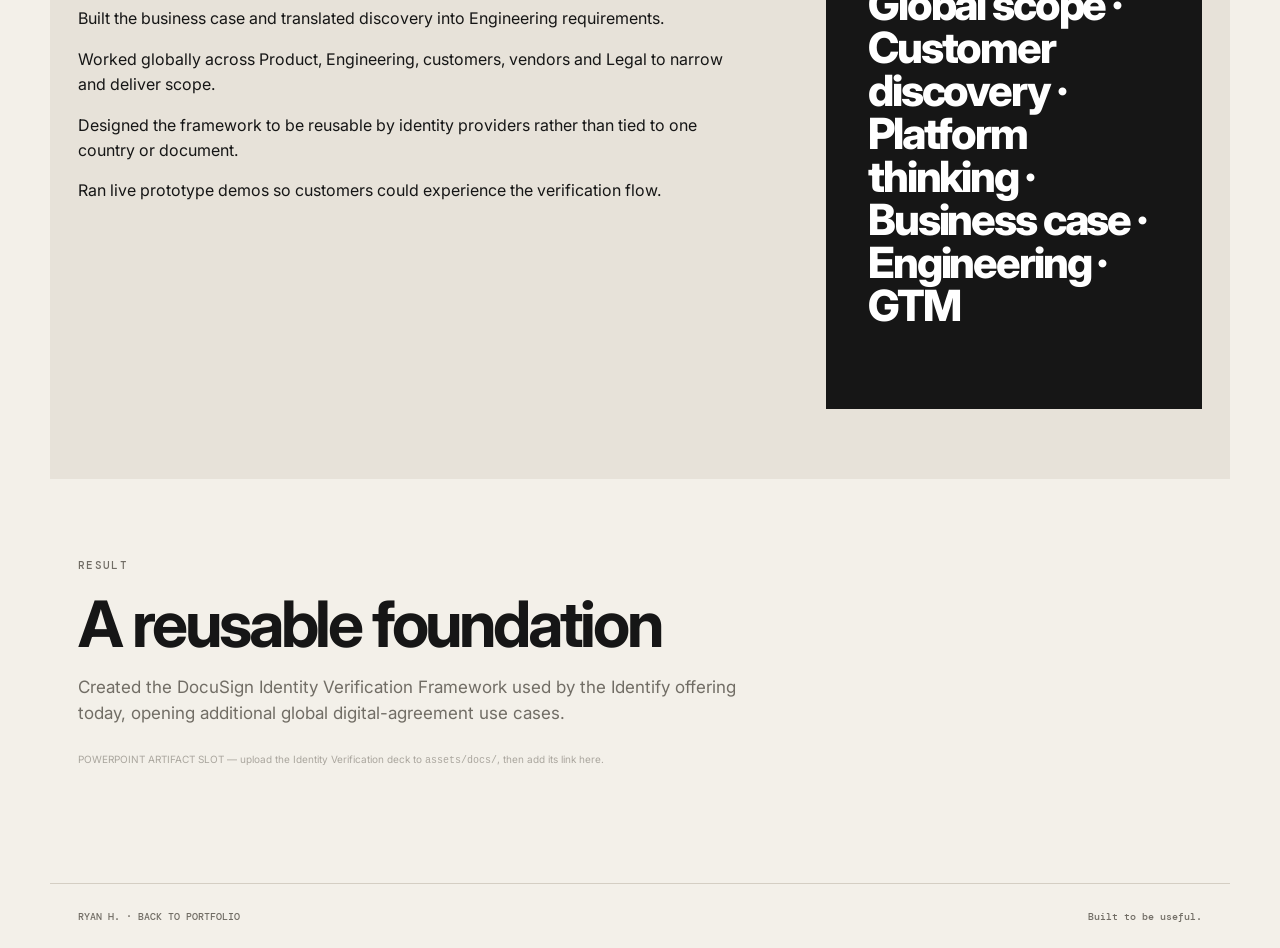
<file: case-identity.html>
<!doctype html><html lang="en"><head><meta charset="utf-8"><meta name="viewport" content="width=device-width,initial-scale=1"><title>Building a Global Identity Verification Framework — Ryan H.</title><link rel="stylesheet" href="assets/styles.css"></head><body>
<header><a class="brand" href="index.html">RYAN H.</a><nav><a href="index.html#work">Work</a><a href="index.html#finder">Story Finder</a><a href="index.html#outside">Outside</a><a href="index.html#about">About</a><a href="practice.html">Practice</a></nav></header><main>
<section class="hero"><div class="eyebrow">DOCUSIGN · PRODUCT / PLATFORM · ~2 YEARS</div><h1>Building a Global Identity Verification Framework</h1><p>DocuSign needed stronger identity verification for high-value transactions while expanding globally. I turned that broad problem into an extensible product capability for global GTM.</p><div class="actions"><a class="button" href="https://www.docusign.com/products/identify" target="_blank" rel="noopener">View the product →</a></div></section>
<section class="section"><div class="grid"><a><b>85%*</b><span>additional global opportunity</span></a><a><b>2 years</b><span>product development</span></a><a><b>Global</b><span>extensible framework</span></a></div></section>
<section class="section"><div class="eyebrow">THE PROBLEM</div><h2>What needed to change?</h2><p class="intro">SMS and KBA were not enough for increasingly high-value transactions, while identity requirements varied across countries and customer types.</p>
<div class="about" style="margin:70px -28px 0;max-width:none;padding-top:70px;padding-bottom:70px"><div><div class="eyebrow">WHAT I DID</div><p>Conducted discovery with financial-services customers and corporate entities interested in their own verification for employees.</p><p>Built the business case and translated discovery into Engineering requirements.</p><p>Worked globally across Product, Engineering, customers, vendors and Legal to narrow and deliver scope.</p><p>Designed the framework to be reusable by identity providers rather than tied to one country or document.</p><p>Ran live prototype demos so customers could experience the verification flow.</p></div><aside><div class="eyebrow">WHAT THIS DEMONSTRATES</div><div class="super">Global scope · Customer discovery · Platform thinking · Business case · Engineering · GTM</div></aside></div>
<div style="margin-top:80px"><div class="eyebrow">RESULT</div><h2>A reusable foundation</h2><p class="intro">Created the DocuSign Identity Verification Framework used by the Identify offering today, opening additional global digital-agreement use cases.</p></div><p class="note">POWERPOINT ARTIFACT SLOT — upload the Identity Verification deck to <code>assets/docs/</code>, then add its link here.</p></section></main>
<footer><span>RYAN H. · <a href="index.html">BACK TO PORTFOLIO</a></span><span>Built to be useful.</span></footer></body></html>
</file>
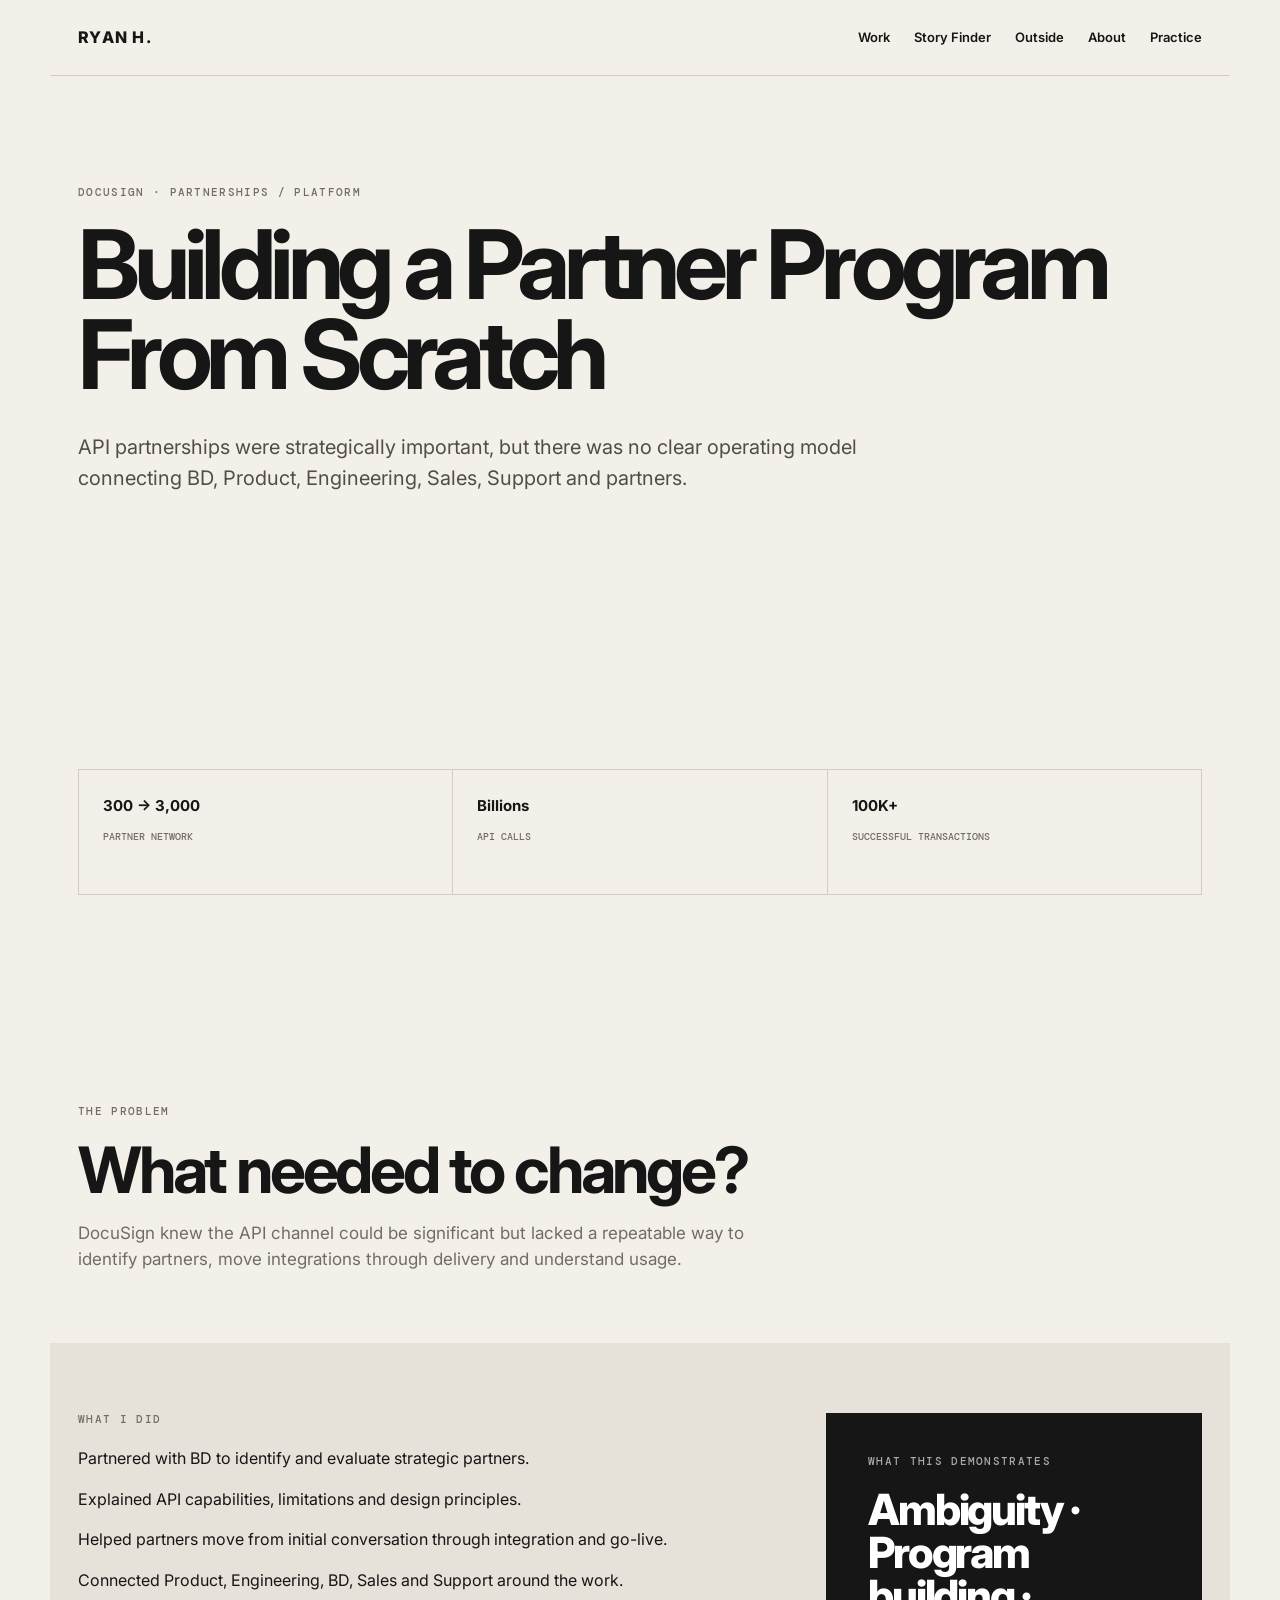
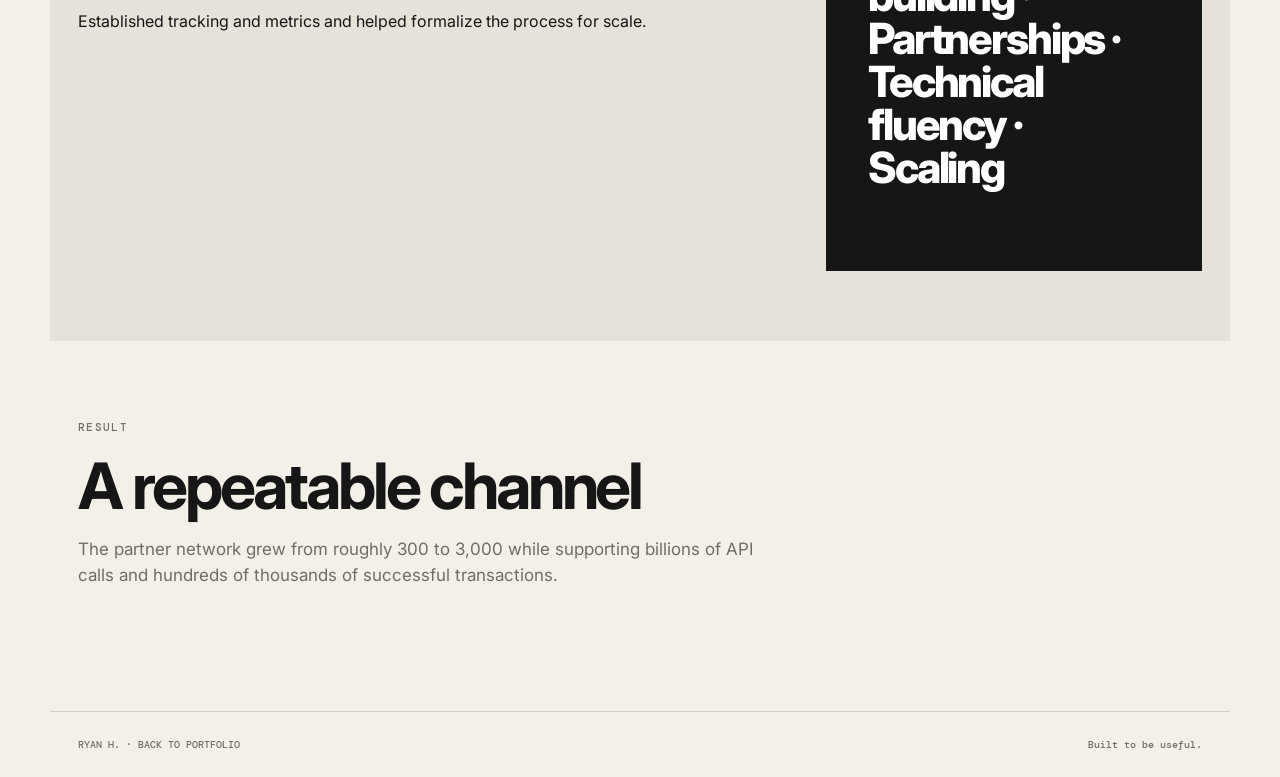
<file: case-partner.html>
<!doctype html><html lang="en"><head><meta charset="utf-8"><meta name="viewport" content="width=device-width,initial-scale=1"><title>Building a Partner Program From Scratch — Ryan H.</title><link rel="stylesheet" href="assets/styles.css"></head><body>
<header><a class="brand" href="index.html">RYAN H.</a><nav><a href="index.html#work">Work</a><a href="index.html#finder">Story Finder</a><a href="index.html#outside">Outside</a><a href="index.html#about">About</a><a href="practice.html">Practice</a></nav></header><main>
<section class="hero"><div class="eyebrow">DOCUSIGN · PARTNERSHIPS / PLATFORM</div><h1>Building a Partner Program From Scratch</h1><p>API partnerships were strategically important, but there was no clear operating model connecting BD, Product, Engineering, Sales, Support and partners.</p></section>
<section class="section"><div class="grid"><a><b>300 → 3,000</b><span>partner network</span></a><a><b>Billions</b><span>API calls</span></a><a><b>100K+</b><span>successful transactions</span></a></div></section>
<section class="section"><div class="eyebrow">THE PROBLEM</div><h2>What needed to change?</h2><p class="intro">DocuSign knew the API channel could be significant but lacked a repeatable way to identify partners, move integrations through delivery and understand usage.</p>
<div class="about" style="margin:70px -28px 0;max-width:none;padding-top:70px;padding-bottom:70px"><div><div class="eyebrow">WHAT I DID</div><p>Partnered with BD to identify and evaluate strategic partners.</p><p>Explained API capabilities, limitations and design principles.</p><p>Helped partners move from initial conversation through integration and go-live.</p><p>Connected Product, Engineering, BD, Sales and Support around the work.</p><p>Established tracking and metrics and helped formalize the process for scale.</p></div><aside><div class="eyebrow">WHAT THIS DEMONSTRATES</div><div class="super">Ambiguity · Program building · Partnerships · Technical fluency · Scaling</div></aside></div>
<div style="margin-top:80px"><div class="eyebrow">RESULT</div><h2>A repeatable channel</h2><p class="intro">The partner network grew from roughly 300 to 3,000 while supporting billions of API calls and hundreds of thousands of successful transactions.</p></div></section></main>
<footer><span>RYAN H. · <a href="index.html">BACK TO PORTFOLIO</a></span><span>Built to be useful.</span></footer></body></html>
</file>
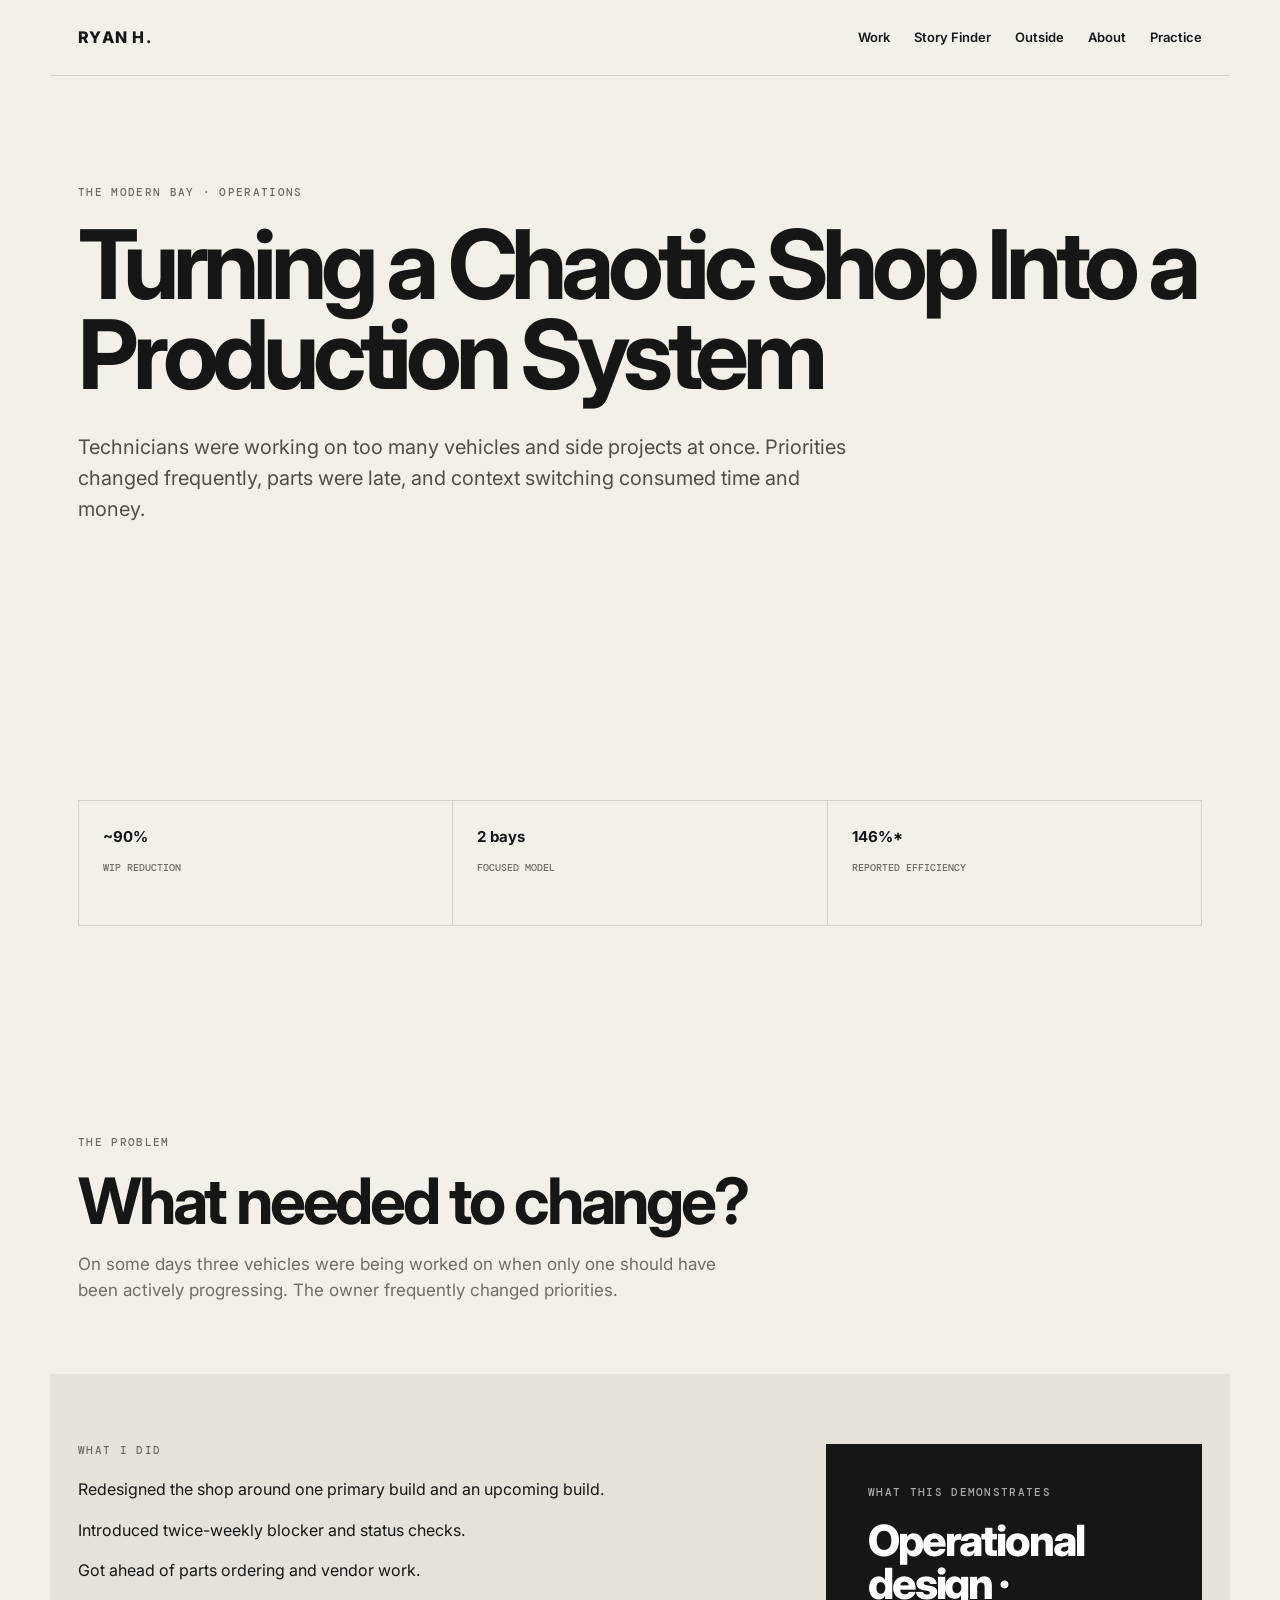
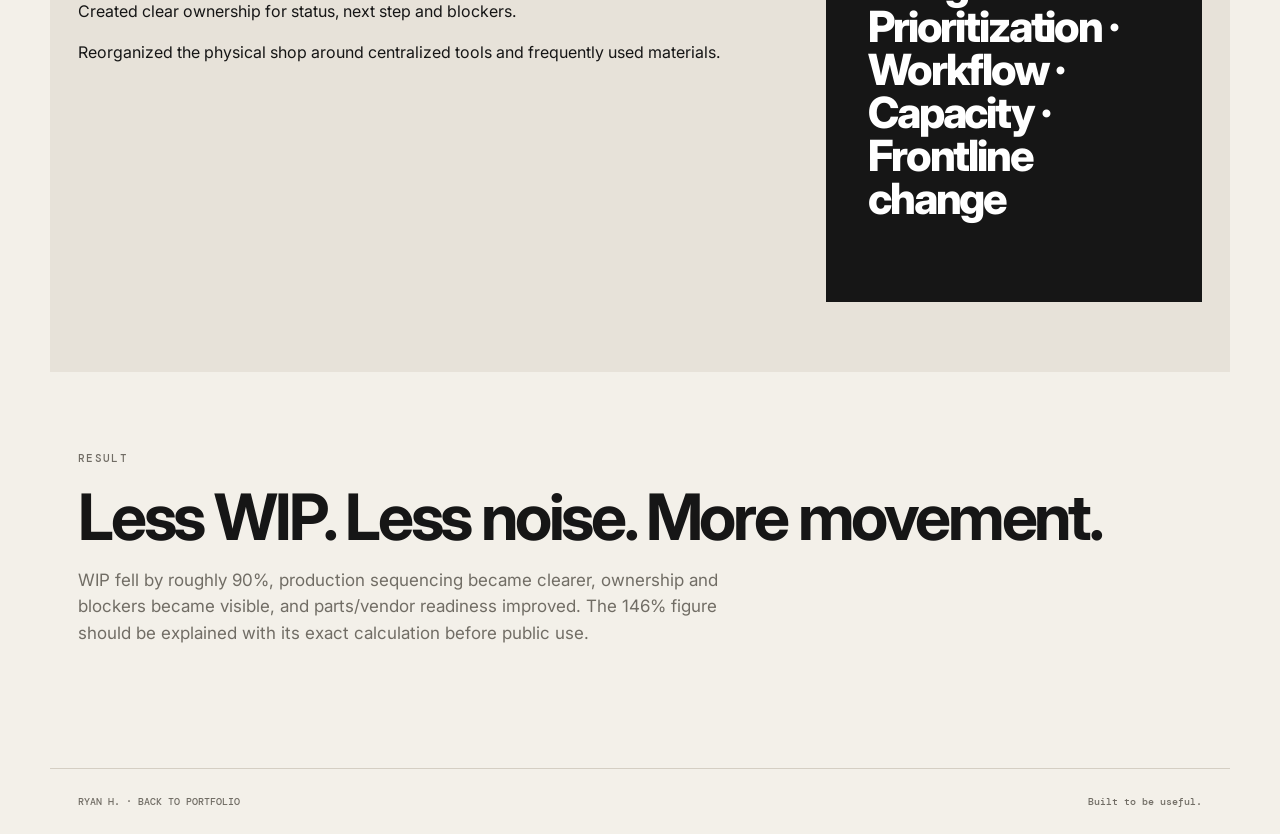
<file: case-production.html>
<!doctype html><html lang="en"><head><meta charset="utf-8"><meta name="viewport" content="width=device-width,initial-scale=1"><title>Turning a Chaotic Shop Into a Production System — Ryan H.</title><link rel="stylesheet" href="assets/styles.css"></head><body>
<header><a class="brand" href="index.html">RYAN H.</a><nav><a href="index.html#work">Work</a><a href="index.html#finder">Story Finder</a><a href="index.html#outside">Outside</a><a href="index.html#about">About</a><a href="practice.html">Practice</a></nav></header><main>
<section class="hero"><div class="eyebrow">THE MODERN BAY · OPERATIONS</div><h1>Turning a Chaotic Shop Into a Production System</h1><p>Technicians were working on too many vehicles and side projects at once. Priorities changed frequently, parts were late, and context switching consumed time and money.</p></section>
<section class="section"><div class="grid"><a><b>~90%</b><span>WIP reduction</span></a><a><b>2 bays</b><span>focused model</span></a><a><b>146%*</b><span>reported efficiency</span></a></div></section>
<section class="section"><div class="eyebrow">THE PROBLEM</div><h2>What needed to change?</h2><p class="intro">On some days three vehicles were being worked on when only one should have been actively progressing. The owner frequently changed priorities.</p>
<div class="about" style="margin:70px -28px 0;max-width:none;padding-top:70px;padding-bottom:70px"><div><div class="eyebrow">WHAT I DID</div><p>Redesigned the shop around one primary build and an upcoming build.</p><p>Introduced twice-weekly blocker and status checks.</p><p>Got ahead of parts ordering and vendor work.</p><p>Created clear ownership for status, next step and blockers.</p><p>Reorganized the physical shop around centralized tools and frequently used materials.</p></div><aside><div class="eyebrow">WHAT THIS DEMONSTRATES</div><div class="super">Operational design · Prioritization · Workflow · Capacity · Frontline change</div></aside></div>
<div style="margin-top:80px"><div class="eyebrow">RESULT</div><h2>Less WIP. Less noise. More movement.</h2><p class="intro">WIP fell by roughly 90%, production sequencing became clearer, ownership and blockers became visible, and parts/vendor readiness improved. The 146% figure should be explained with its exact calculation before public use.</p></div></section></main>
<footer><span>RYAN H. · <a href="index.html">BACK TO PORTFOLIO</a></span><span>Built to be useful.</span></footer></body></html>
</file>
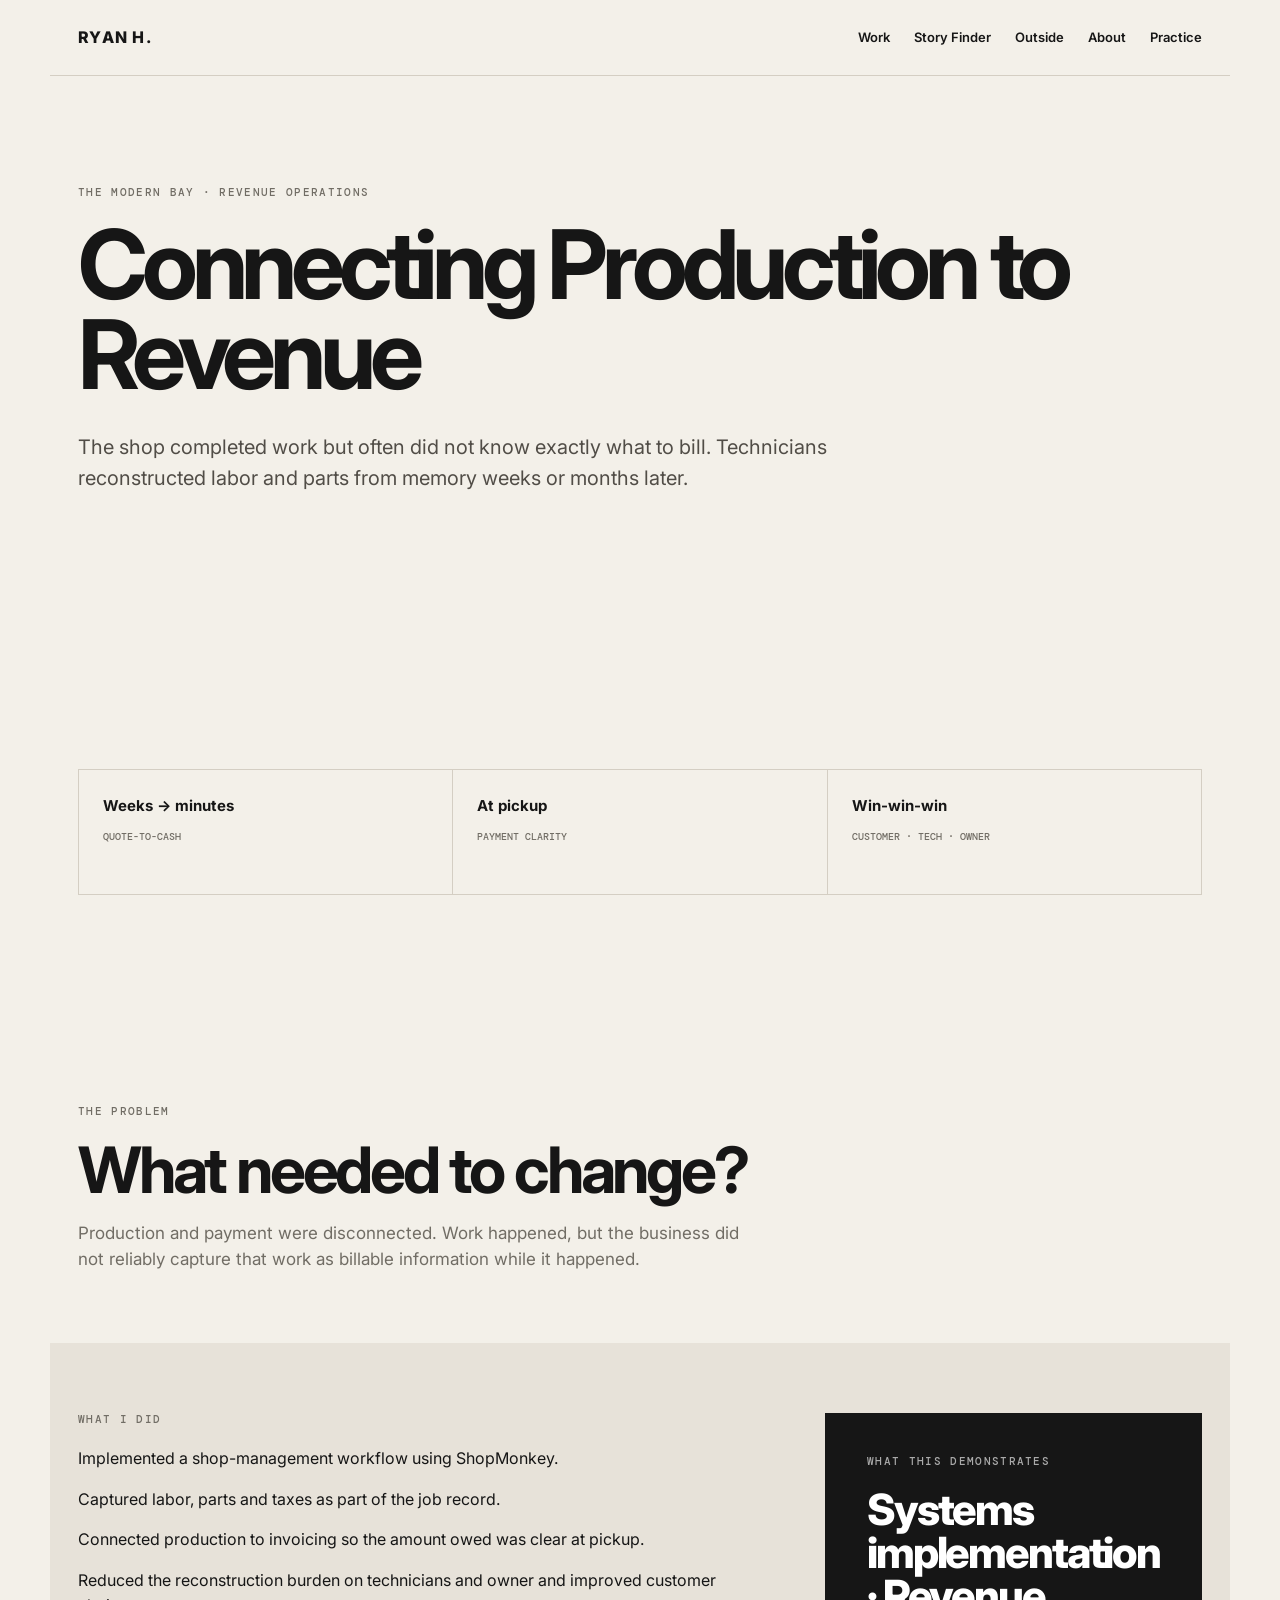
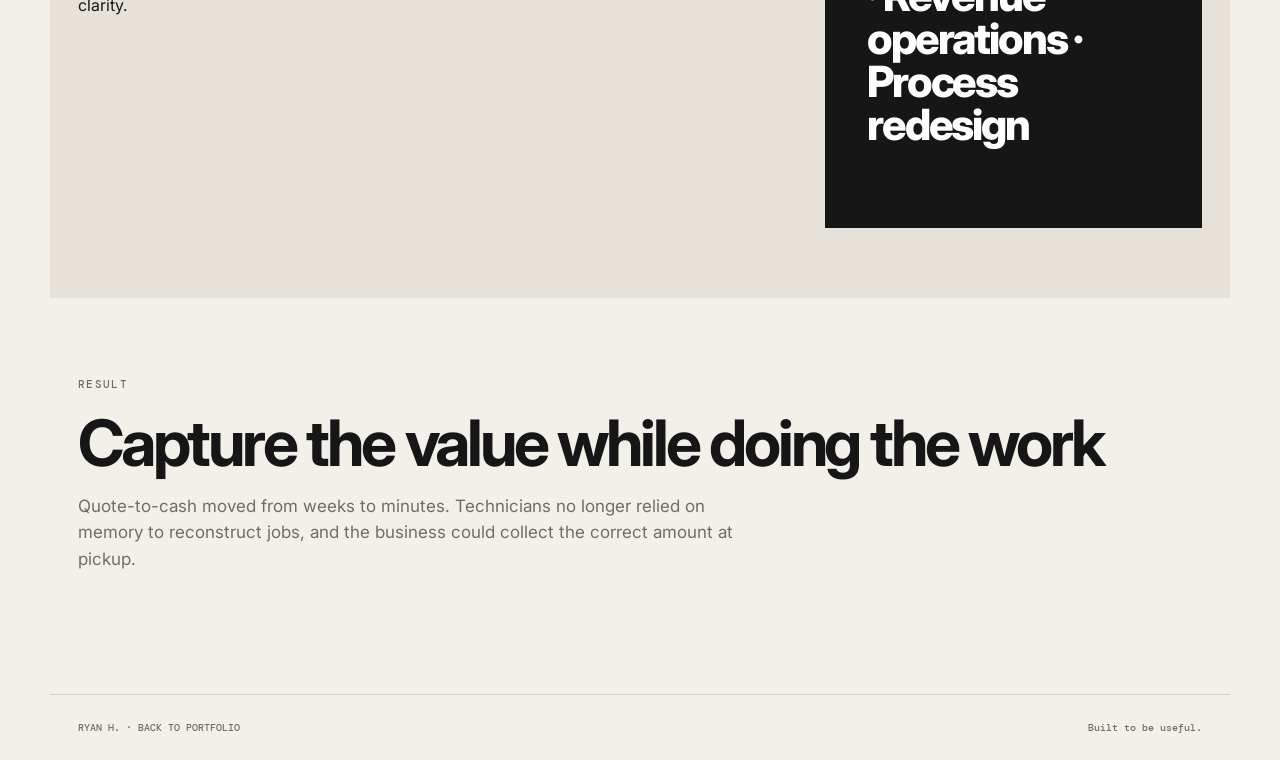
<file: case-quotetocash.html>
<!doctype html><html lang="en"><head><meta charset="utf-8"><meta name="viewport" content="width=device-width,initial-scale=1"><title>Connecting Production to Revenue — Ryan H.</title><link rel="stylesheet" href="assets/styles.css"></head><body>
<header><a class="brand" href="index.html">RYAN H.</a><nav><a href="index.html#work">Work</a><a href="index.html#finder">Story Finder</a><a href="index.html#outside">Outside</a><a href="index.html#about">About</a><a href="practice.html">Practice</a></nav></header><main>
<section class="hero"><div class="eyebrow">THE MODERN BAY · REVENUE OPERATIONS</div><h1>Connecting Production to Revenue</h1><p>The shop completed work but often did not know exactly what to bill. Technicians reconstructed labor and parts from memory weeks or months later.</p></section>
<section class="section"><div class="grid"><a><b>Weeks → minutes</b><span>quote-to-cash</span></a><a><b>At pickup</b><span>payment clarity</span></a><a><b>Win-win-win</b><span>customer · tech · owner</span></a></div></section>
<section class="section"><div class="eyebrow">THE PROBLEM</div><h2>What needed to change?</h2><p class="intro">Production and payment were disconnected. Work happened, but the business did not reliably capture that work as billable information while it happened.</p>
<div class="about" style="margin:70px -28px 0;max-width:none;padding-top:70px;padding-bottom:70px"><div><div class="eyebrow">WHAT I DID</div><p>Implemented a shop-management workflow using ShopMonkey.</p><p>Captured labor, parts and taxes as part of the job record.</p><p>Connected production to invoicing so the amount owed was clear at pickup.</p><p>Reduced the reconstruction burden on technicians and owner and improved customer clarity.</p></div><aside><div class="eyebrow">WHAT THIS DEMONSTRATES</div><div class="super">Systems implementation · Revenue operations · Process redesign</div></aside></div>
<div style="margin-top:80px"><div class="eyebrow">RESULT</div><h2>Capture the value while doing the work</h2><p class="intro">Quote-to-cash moved from weeks to minutes. Technicians no longer relied on memory to reconstruct jobs, and the business could collect the correct amount at pickup.</p></div></section></main>
<footer><span>RYAN H. · <a href="index.html">BACK TO PORTFOLIO</a></span><span>Built to be useful.</span></footer></body></html>
</file>
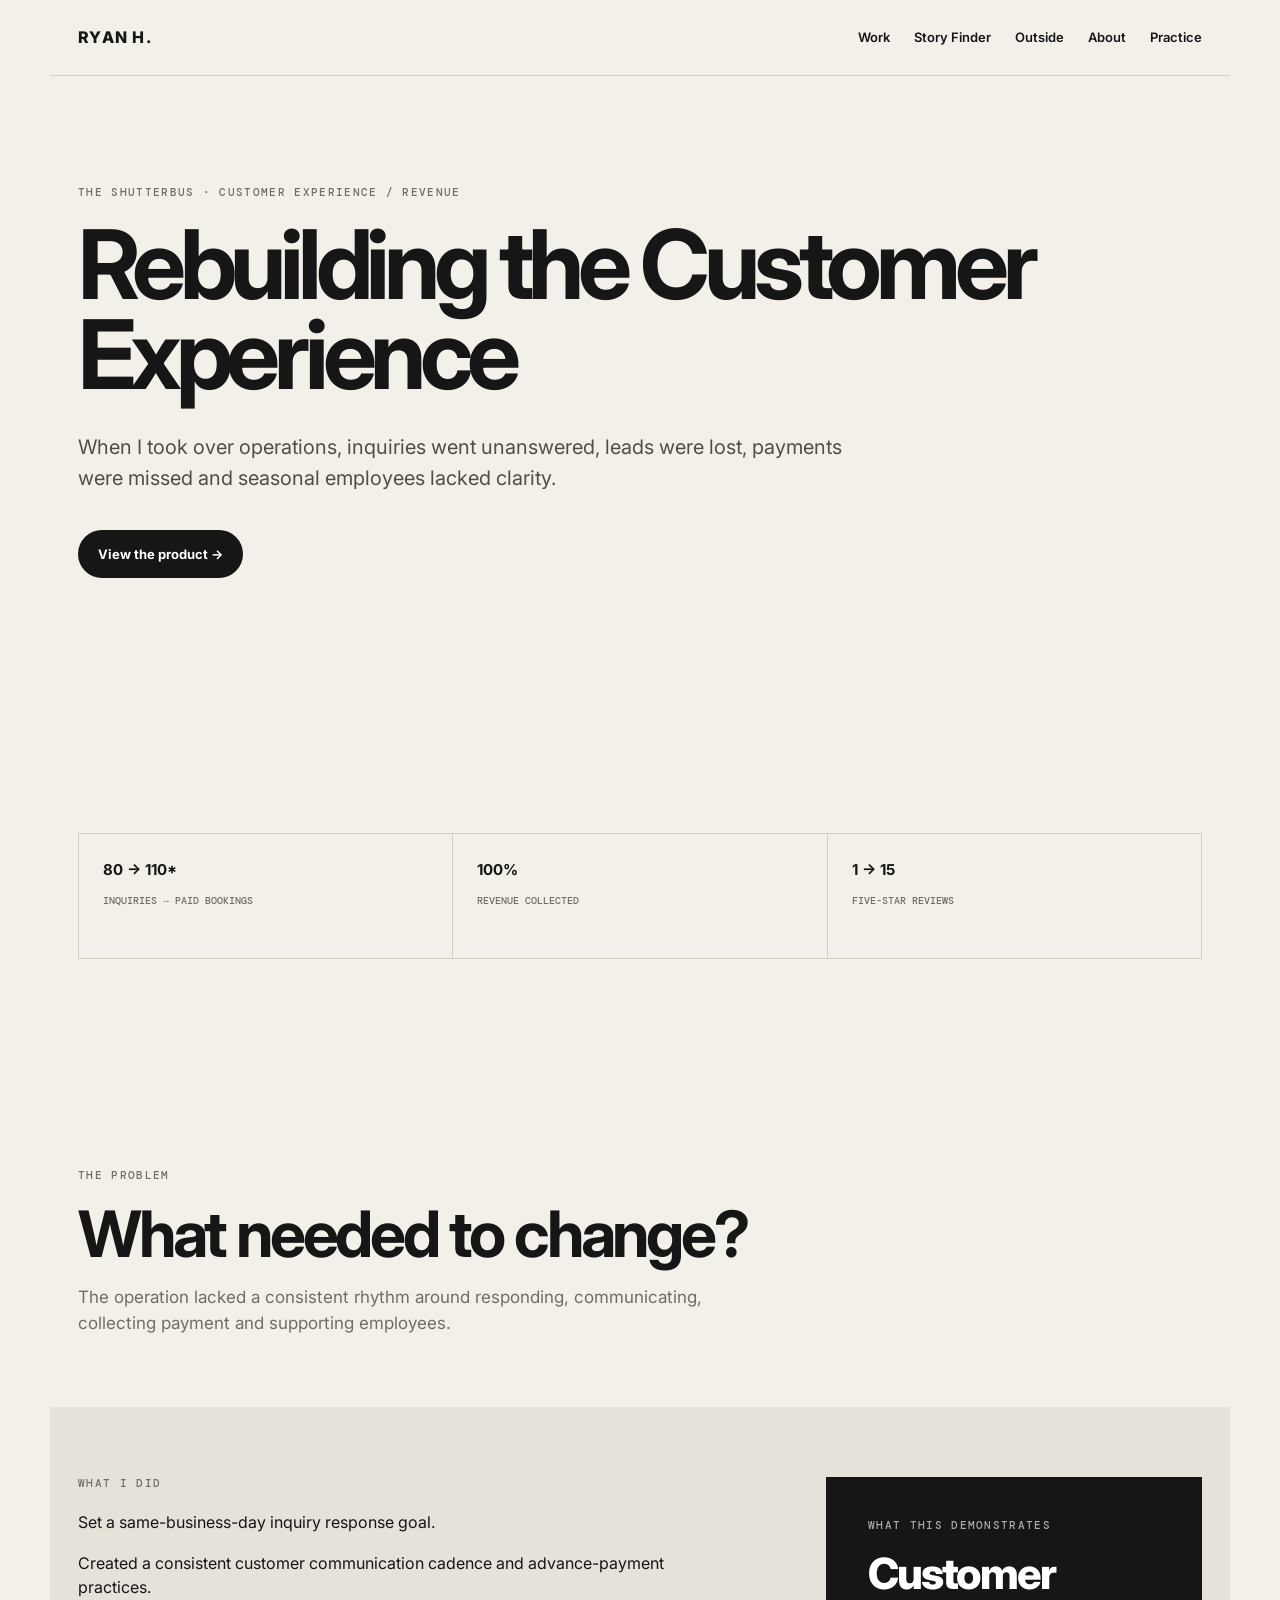
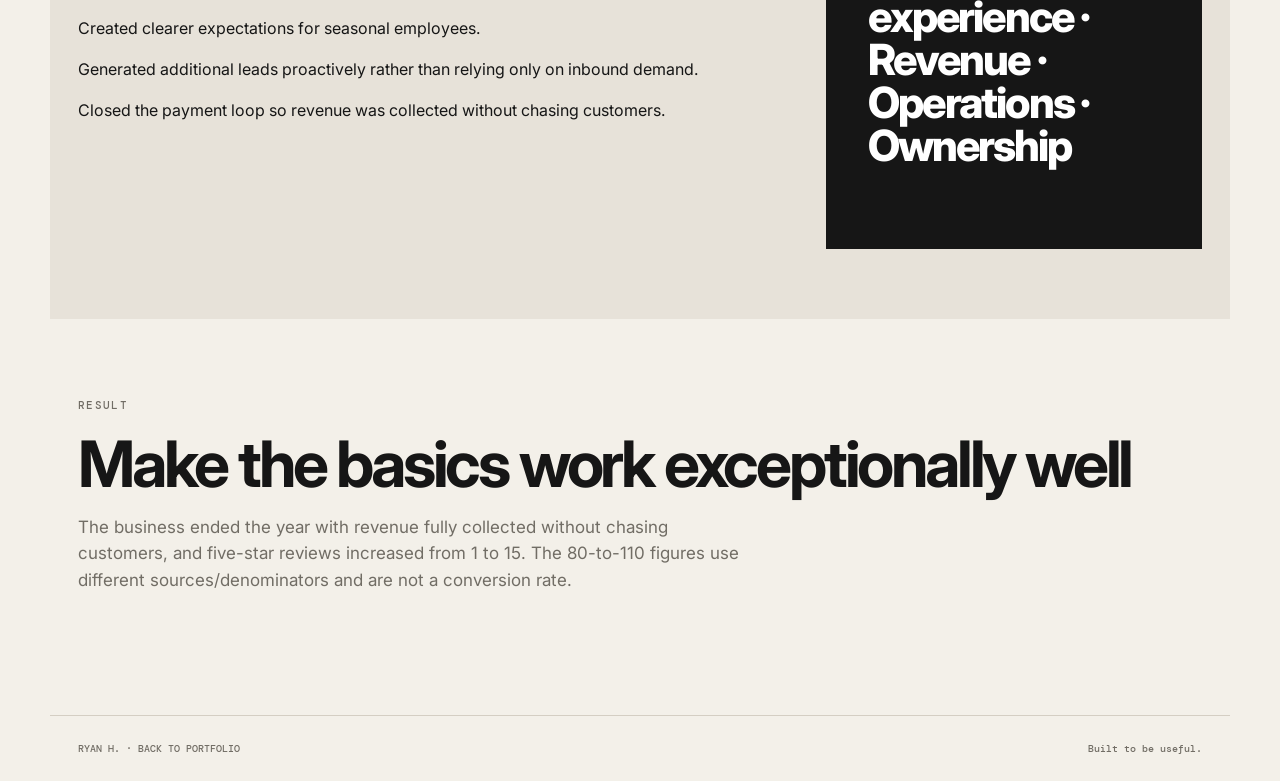
<file: case-shutterbus.html>
<!doctype html><html lang="en"><head><meta charset="utf-8"><meta name="viewport" content="width=device-width,initial-scale=1"><title>Rebuilding the Customer Experience — Ryan H.</title><link rel="stylesheet" href="assets/styles.css"></head><body>
<header><a class="brand" href="index.html">RYAN H.</a><nav><a href="index.html#work">Work</a><a href="index.html#finder">Story Finder</a><a href="index.html#outside">Outside</a><a href="index.html#about">About</a><a href="practice.html">Practice</a></nav></header><main>
<section class="hero"><div class="eyebrow">THE SHUTTERBUS · CUSTOMER EXPERIENCE / REVENUE</div><h1>Rebuilding the Customer Experience</h1><p>When I took over operations, inquiries went unanswered, leads were lost, payments were missed and seasonal employees lacked clarity.</p><div class="actions"><a class="button" href="https://www.google.com/maps/place/The+ShutterBus+VW+Photo+Booth+Bus/" target="_blank" rel="noopener">View the product →</a></div></section>
<section class="section"><div class="grid"><a><b>80 → 110*</b><span>inquiries → paid bookings</span></a><a><b>100%</b><span>revenue collected</span></a><a><b>1 → 15</b><span>five-star reviews</span></a></div></section>
<section class="section"><div class="eyebrow">THE PROBLEM</div><h2>What needed to change?</h2><p class="intro">The operation lacked a consistent rhythm around responding, communicating, collecting payment and supporting employees.</p>
<div class="about" style="margin:70px -28px 0;max-width:none;padding-top:70px;padding-bottom:70px"><div><div class="eyebrow">WHAT I DID</div><p>Set a same-business-day inquiry response goal.</p><p>Created a consistent customer communication cadence and advance-payment practices.</p><p>Created clearer expectations for seasonal employees.</p><p>Generated additional leads proactively rather than relying only on inbound demand.</p><p>Closed the payment loop so revenue was collected without chasing customers.</p></div><aside><div class="eyebrow">WHAT THIS DEMONSTRATES</div><div class="super">Customer experience · Revenue · Operations · Ownership</div></aside></div>
<div style="margin-top:80px"><div class="eyebrow">RESULT</div><h2>Make the basics work exceptionally well</h2><p class="intro">The business ended the year with revenue fully collected without chasing customers, and five-star reviews increased from 1 to 15. The 80-to-110 figures use different sources/denominators and are not a conversion rate.</p></div></section></main>
<footer><span>RYAN H. · <a href="index.html">BACK TO PORTFOLIO</a></span><span>Built to be useful.</span></footer></body></html>
</file>
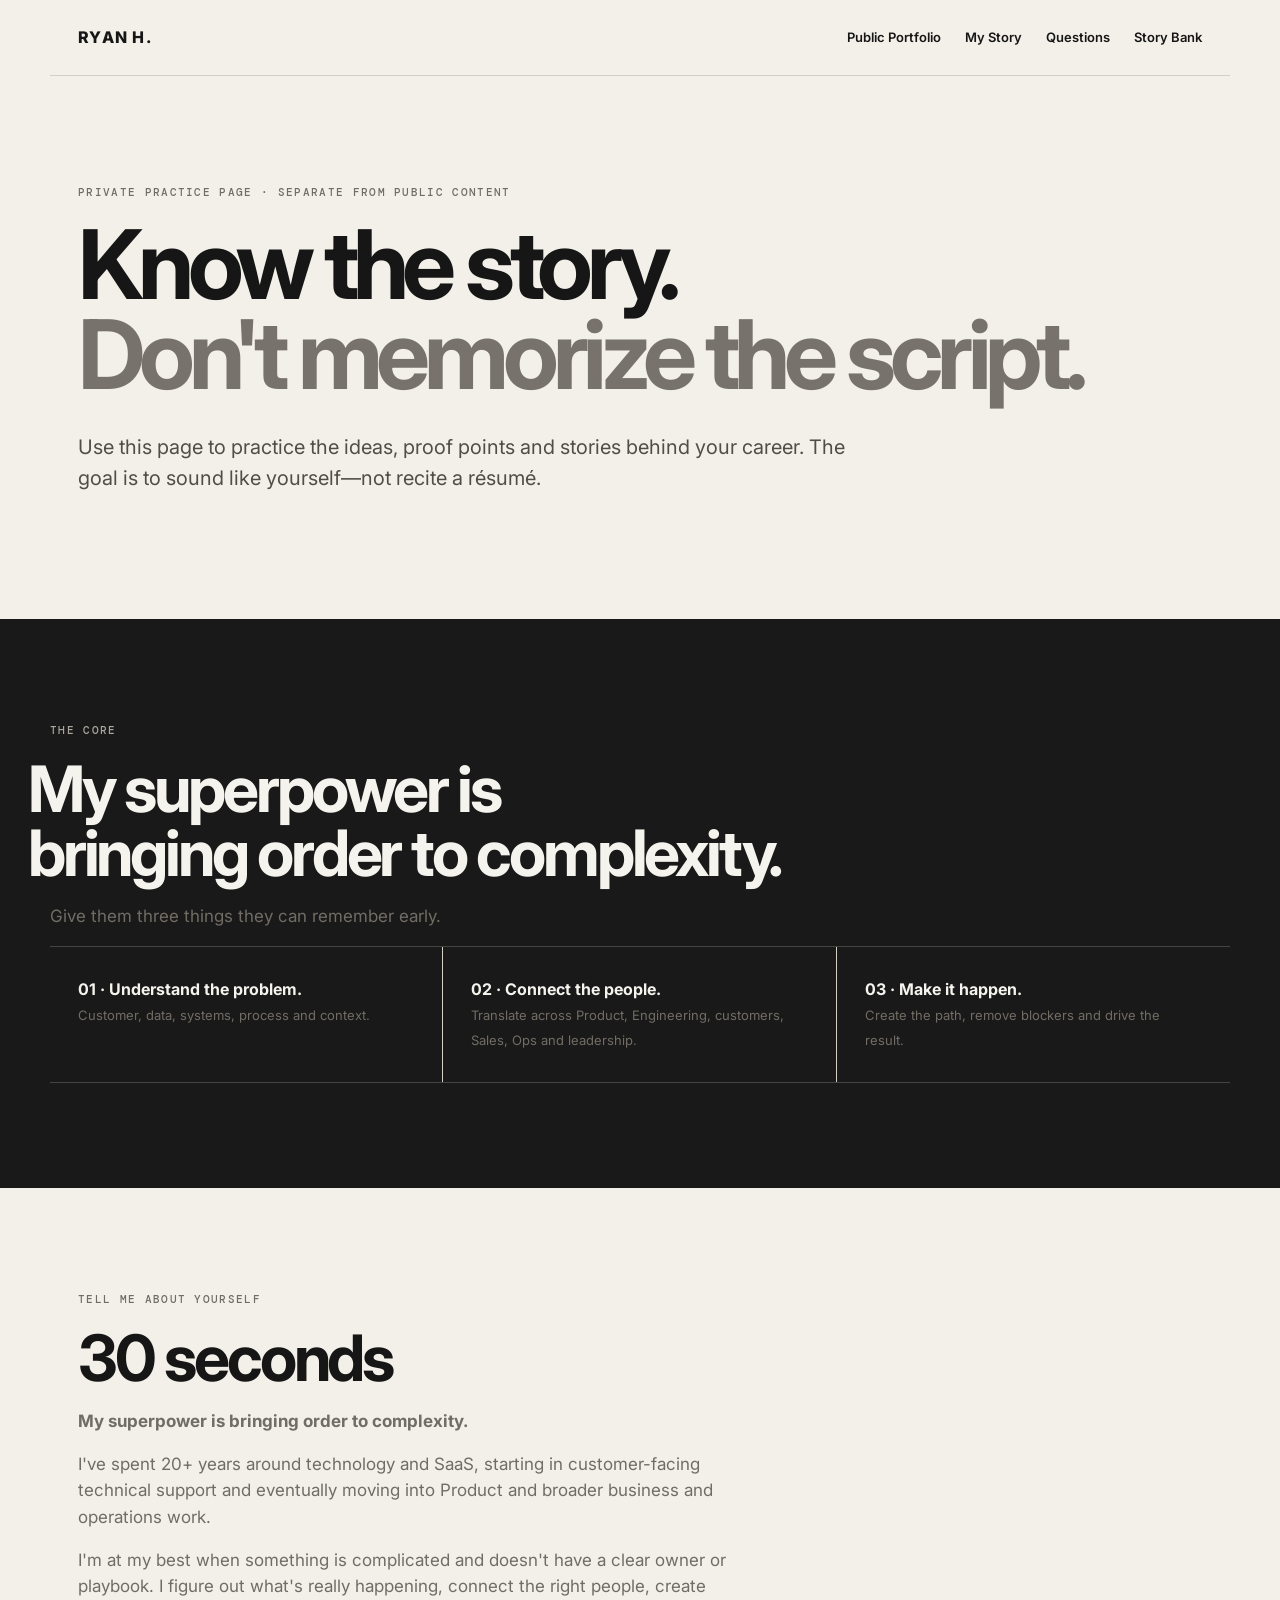
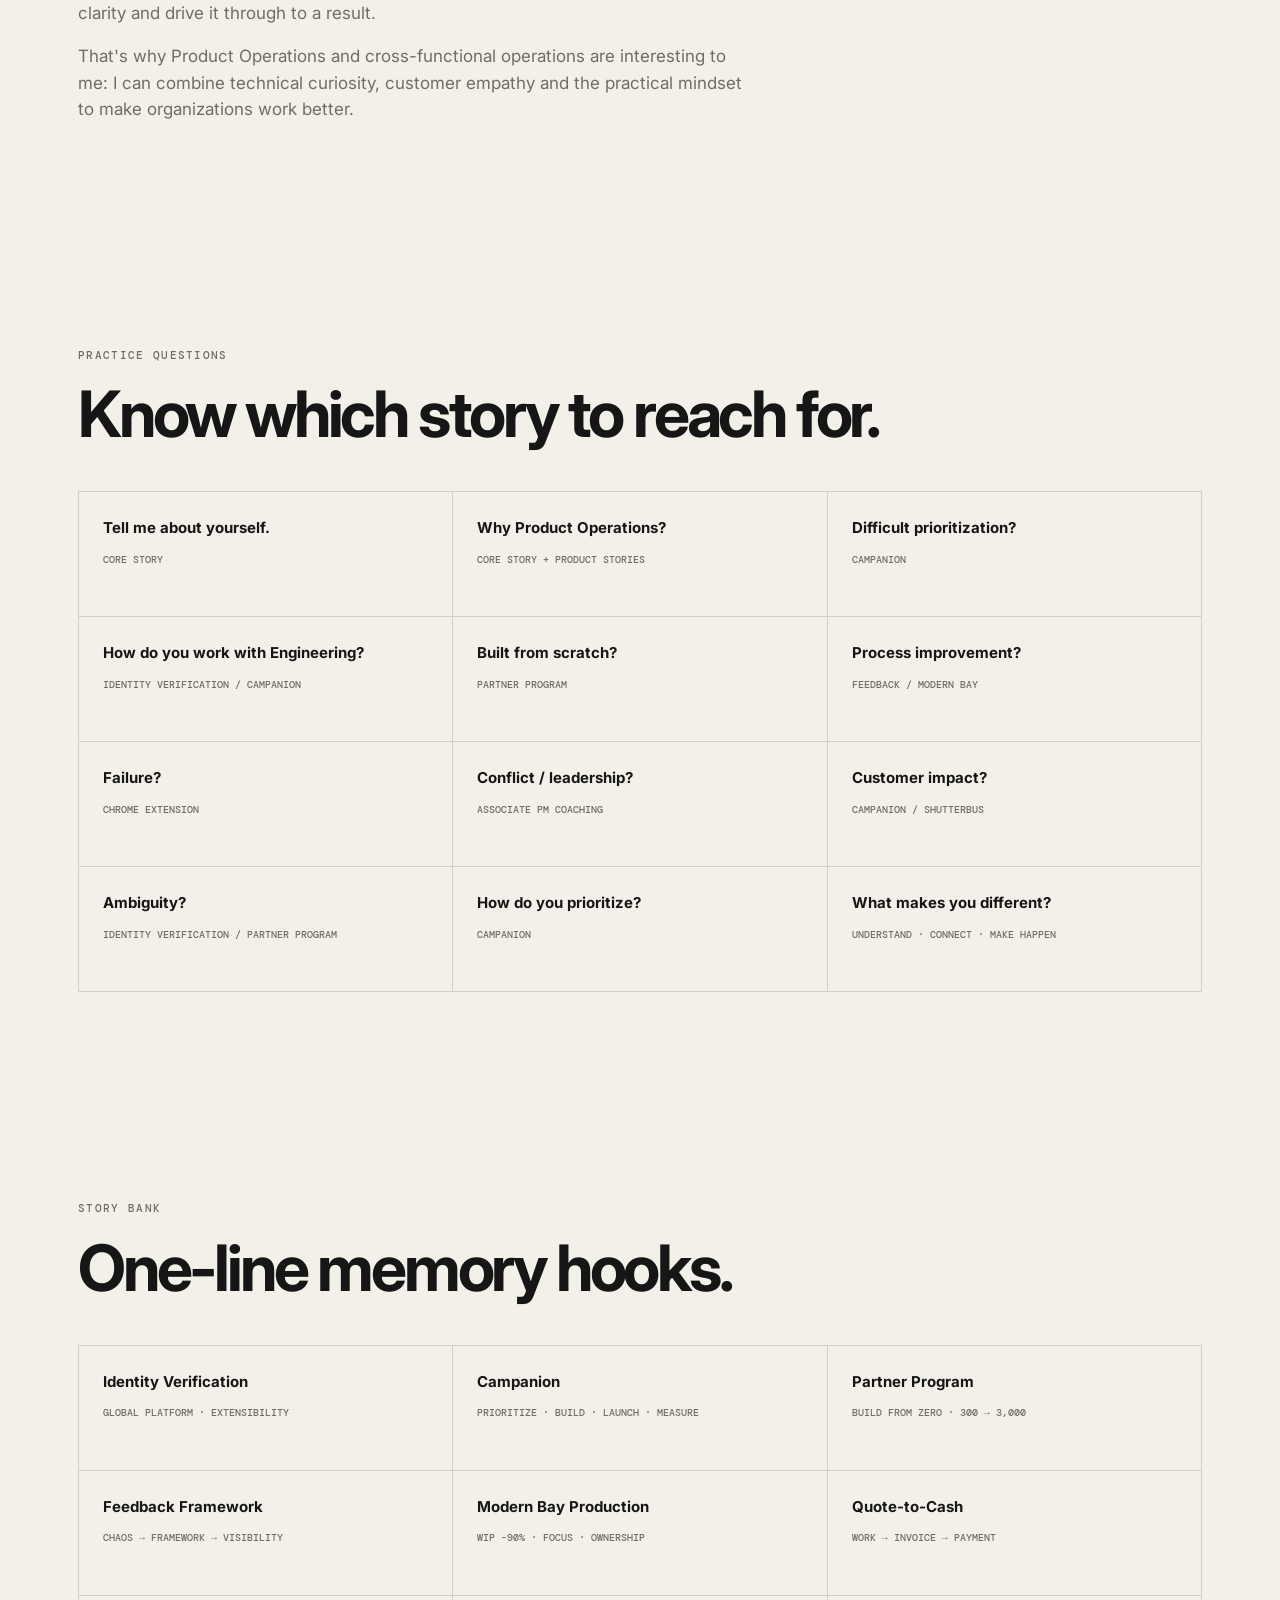
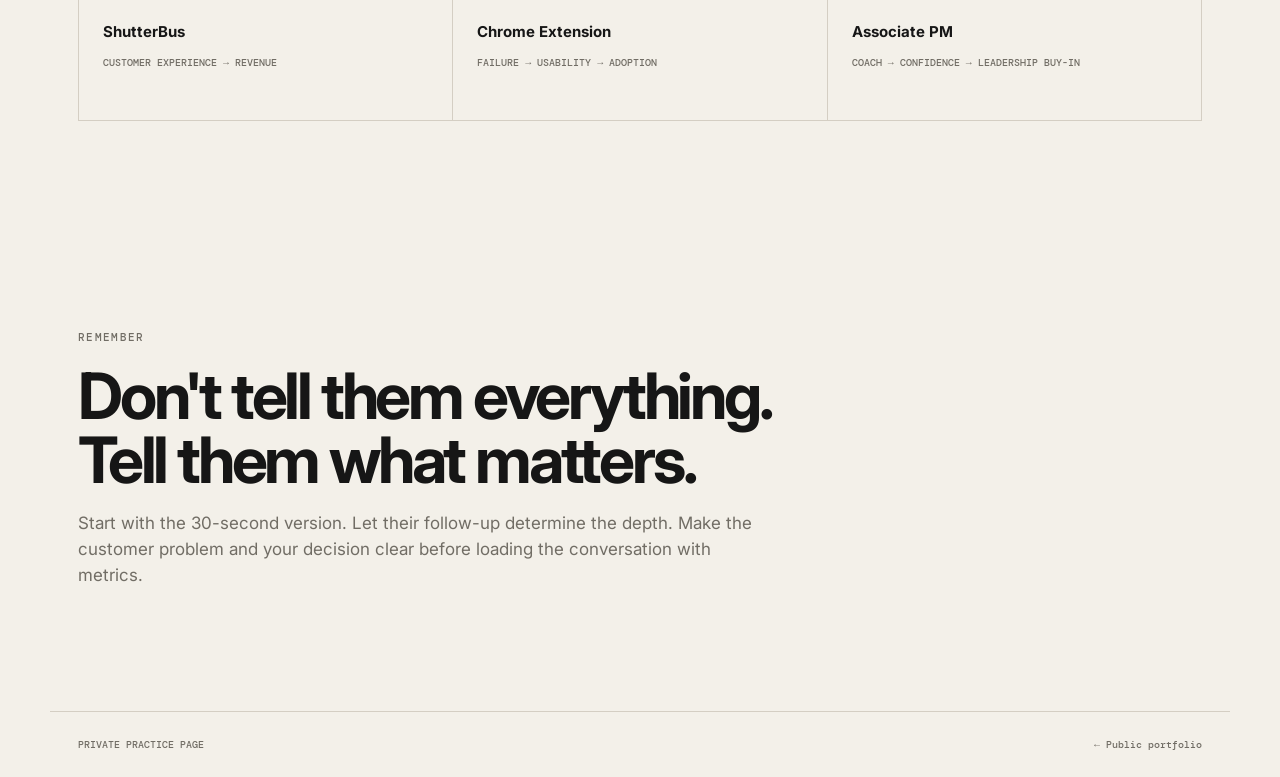
<file: practice.html>
<!doctype html><html lang="en"><head><meta charset="utf-8"><meta name="viewport" content="width=device-width,initial-scale=1"><title>Practice My Story — Ryan H.</title><link rel="stylesheet" href="assets/styles.css"></head><body>
<header><a class="brand" href="index.html">RYAN H.</a><nav><a href="index.html">Public Portfolio</a><a href="#intro">My Story</a><a href="#questions">Questions</a><a href="#stories">Story Bank</a></nav></header><main>
<section class="hero" id="intro"><div class="eyebrow">PRIVATE PRACTICE PAGE · SEPARATE FROM PUBLIC CONTENT</div><h1>Know the story.<br><em>Don't memorize the script.</em></h1><p>Use this page to practice the ideas, proof points and stories behind your career. The goal is to sound like yourself—not recite a résumé.</p></section>
<section class="section dark"><div class="eyebrow">THE CORE</div><h2>My superpower is<br>bringing order to complexity.</h2><p class="intro">Give them three things they can remember early.</p><div class="triad" style="border-color:#444"><div><b>01 · Understand the problem.</b><span>Customer, data, systems, process and context.</span></div><div><b>02 · Connect the people.</b><span>Translate across Product, Engineering, customers, Sales, Ops and leadership.</span></div><div><b>03 · Make it happen.</b><span>Create the path, remove blockers and drive the result.</span></div></div></section>
<section class="section"><div class="eyebrow">TELL ME ABOUT YOURSELF</div><h2>30 seconds</h2><div class="intro"><p><b>My superpower is bringing order to complexity.</b></p><p>I've spent 20+ years around technology and SaaS, starting in customer-facing technical support and eventually moving into Product and broader business and operations work.</p><p>I'm at my best when something is complicated and doesn't have a clear owner or playbook. I figure out what's really happening, connect the right people, create clarity and drive it through to a result.</p><p>That's why Product Operations and cross-functional operations are interesting to me: I can combine technical curiosity, customer empathy and the practical mindset to make organizations work better.</p></div></section>
<section class="section" id="questions"><div class="eyebrow">PRACTICE QUESTIONS</div><h2>Know which story to reach for.</h2><div class="grid">
<a><b>Tell me about yourself.</b><span>Core story</span></a><a><b>Why Product Operations?</b><span>Core story + Product stories</span></a><a><b>Difficult prioritization?</b><span>Campanion</span></a><a><b>How do you work with Engineering?</b><span>Identity Verification / Campanion</span></a><a><b>Built from scratch?</b><span>Partner Program</span></a><a><b>Process improvement?</b><span>Feedback / Modern Bay</span></a><a><b>Failure?</b><span>Chrome Extension</span></a><a><b>Conflict / leadership?</b><span>Associate PM Coaching</span></a><a><b>Customer impact?</b><span>Campanion / ShutterBus</span></a><a><b>Ambiguity?</b><span>Identity Verification / Partner Program</span></a><a><b>How do you prioritize?</b><span>Campanion</span></a><a><b>What makes you different?</b><span>Understand · Connect · Make happen</span></a></div></section>
<section class="section" id="stories"><div class="eyebrow">STORY BANK</div><h2>One-line memory hooks.</h2><div class="grid">
<a href="case-identity.html"><b>Identity Verification</b><span>Global platform · extensibility</span></a><a href="case-campanion.html"><b>Campanion</b><span>Prioritize · build · launch · measure</span></a><a href="case-partner.html"><b>Partner Program</b><span>Build from zero · 300 → 3,000</span></a><a href="case-feedback.html"><b>Feedback Framework</b><span>Chaos → framework → visibility</span></a><a href="case-production.html"><b>Modern Bay Production</b><span>WIP -90% · focus · ownership</span></a><a href="case-quotetocash.html"><b>Quote-to-Cash</b><span>Work → invoice → payment</span></a><a href="case-shutterbus.html"><b>ShutterBus</b><span>Customer experience → revenue</span></a><a href="case-extension.html"><b>Chrome Extension</b><span>Failure → usability → adoption</span></a><a href="case-coaching.html"><b>Associate PM</b><span>Coach → confidence → leadership buy-in</span></a></div></section>
<section class="section"><div class="eyebrow">REMEMBER</div><h2>Don't tell them everything.<br>Tell them what matters.</h2><p class="intro">Start with the 30-second version. Let their follow-up determine the depth. Make the customer problem and your decision clear before loading the conversation with metrics.</p></section></main>
<footer><span>PRIVATE PRACTICE PAGE</span><span><a href="index.html">← Public portfolio</a></span></footer></body></html>
</file>
<file: assets/styles.css>
@import url('https://fonts.googleapis.com/css2?family=DM+Mono:wght@400;500&family=Inter:wght@400;500;600;700;800&display=swap');
:root{--bg:#f3f0e9;--paper:#faf9f5;--ink:#161616;--muted:#716d65;--line:#d4cec3;--dark:#191919;--max:1180px}*{box-sizing:border-box}html{scroll-behavior:smooth}body{margin:0;background:var(--bg);color:var(--ink);font-family:Inter,Arial,sans-serif;line-height:1.55}a{color:inherit;text-decoration:none}header{height:76px;max-width:var(--max);margin:auto;padding:0 28px;display:flex;align-items:center;justify-content:space-between;border-bottom:1px solid var(--line)}.brand{font-weight:800;letter-spacing:.08em}nav{display:flex;gap:24px;font-size:13px;font-weight:600}nav a:hover,.link:hover{text-decoration:underline}.hero{max-width:var(--max);margin:auto;padding:110px 28px 105px}.eyebrow{font:500 11px/1.2 'DM Mono',monospace;letter-spacing:.12em;color:var(--muted);margin-bottom:20px}.hero h1{font-size:clamp(48px,8vw,96px);line-height:.94;letter-spacing:-.065em;margin:0 0 32px}.hero h1 em{font-style:normal;color:#77736c}.hero p{max-width:780px;font-size:20px;color:#514d47}.actions{display:flex;gap:24px;align-items:center;margin-top:36px}.button{background:var(--ink);color:#fff;padding:14px 20px;border-radius:999px;font-weight:700;font-size:13px}.link{font-weight:700;font-size:13px}.triad{max-width:var(--max);margin:auto;border-top:1px solid var(--line);border-bottom:1px solid var(--line);display:grid;grid-template-columns:repeat(3,1fr)}.triad div{padding:30px 28px;border-right:1px solid var(--line)}.triad div:last-child{border:0}.triad b{display:block}.triad span{font-size:13px;color:var(--muted)}.section{max-width:var(--max);margin:auto;padding:105px 28px}.section h2,.about h2,.contact h2{font-size:clamp(38px,5vw,64px);line-height:1;letter-spacing:-.05em;margin:0 0 18px}.intro{font-size:17px;color:var(--muted);max-width:680px}.grid{display:grid;grid-template-columns:repeat(3,1fr);border-left:1px solid var(--line);border-top:1px solid var(--line);margin-top:45px}.grid a{min-height:125px;padding:24px;border-right:1px solid var(--line);border-bottom:1px solid var(--line);transition:.2s}.grid a:hover{background:#ebe7df}.grid b,.grid span{display:block}.grid b{font-size:15px;margin-bottom:13px}.grid span{font:500 10px 'DM Mono',monospace;color:var(--muted);text-transform:uppercase}.dark{max-width:none;background:var(--dark);color:#f5f3ed}.dark>.eyebrow,.dark>.intro,.note{max-width:var(--max);margin-left:auto;margin-right:auto}.dark>.eyebrow{color:#aaa69e}.work{max-width:var(--max);margin:45px auto 0;display:grid;grid-template-columns:repeat(2,1fr);gap:1px;background:#444}.work article{background:var(--dark);padding:36px;min-height:390px;display:flex;flex-direction:column}.work .featured{min-height:450px}.work label{font:500 10px 'DM Mono',monospace;color:#aaa69e;letter-spacing:.08em;margin-bottom:24px}.work h3{font-size:30px;line-height:1.06;letter-spacing:-.035em;margin:0 0 15px}.work p{color:#c2beb6}.work a{margin-top:auto;font-weight:700;font-size:13px}.stats{display:flex;gap:30px;margin:24px 0}.stats strong{font-size:25px;line-height:1}.stats small{display:block;color:#99958d;font-size:10px;max-width:130px;margin-top:6px}.work blockquote{border-left:2px solid #777;padding-left:15px;color:#ddd8ce;font-style:italic}.note{color:#aaa69e;font-size:10px;margin-top:25px}.personal{display:grid;grid-template-columns:repeat(4,1fr);gap:18px;margin-top:45px}.personal-card{background:var(--paper);border:1px solid var(--line);padding:22px}.personal-card h3{font-size:20px;margin:0 0 7px}.personal-card p{font-size:13px;color:var(--muted);margin:0}.photo{height:190px;margin:-22px -22px 22px;background:#e5e0d7;display:flex;align-items:center;justify-content:center;overflow:hidden;position:relative}.photo img{width:100%;height:100%;object-fit:cover}.photo span{position:absolute;font:500 10px 'DM Mono',monospace;color:#888}.facts{display:grid;grid-template-columns:repeat(4,1fr);gap:18px;margin-top:18px}.facts div{border:1px solid var(--line);padding:22px;min-height:175px}.facts strong{display:block;font-size:45px;line-height:1;letter-spacing:-.05em;margin-bottom:18px}.facts b,.facts span{display:block}.facts b{font-size:15px}.facts span{font-size:12px;color:var(--muted);margin-top:5px}.about{max-width:none;background:#e7e2d9;padding:105px max(28px,calc((100% - 1180px)/2));display:grid;grid-template-columns:1.4fr .8fr;gap:90px}.about p{font-size:16px;max-width:700px}.about aside{background:var(--ink);color:white;padding:42px;align-self:start;position:sticky;top:25px}.about aside .eyebrow{color:#aaa}.super{font-size:43px;font-weight:800;line-height:1;letter-spacing:-.05em;margin:20px 0 40px}.about ol{padding:0;margin:0;list-style:none;counter-reset:x}.about li{counter-increment:x;border-top:1px solid #444;padding:16px 0;font-weight:600}.about li:before{content:'0' counter(x) ' · ';font:500 10px 'DM Mono',monospace;color:#999}.contact{text-align:center}.contact .actions{justify-content:center}footer{max-width:var(--max);margin:auto;border-top:1px solid var(--line);padding:26px 28px;font:500 10px 'DM Mono',monospace;color:var(--muted);display:flex;justify-content:space-between}
@media(max-width:850px){nav{display:none}.hero{padding-top:75px}.triad,.grid,.work,.personal,.facts,.about{grid-template-columns:1fr}.triad div{border-right:0;border-bottom:1px solid var(--line)}.triad div:last-child{border-bottom:0}.work article,.work .featured{min-height:340px}.about{padding:75px 28px;gap:35px}.about aside{position:static}.personal-card{min-height:300px}footer{display:block}footer span{display:block;margin:5px 0}}
</file>
